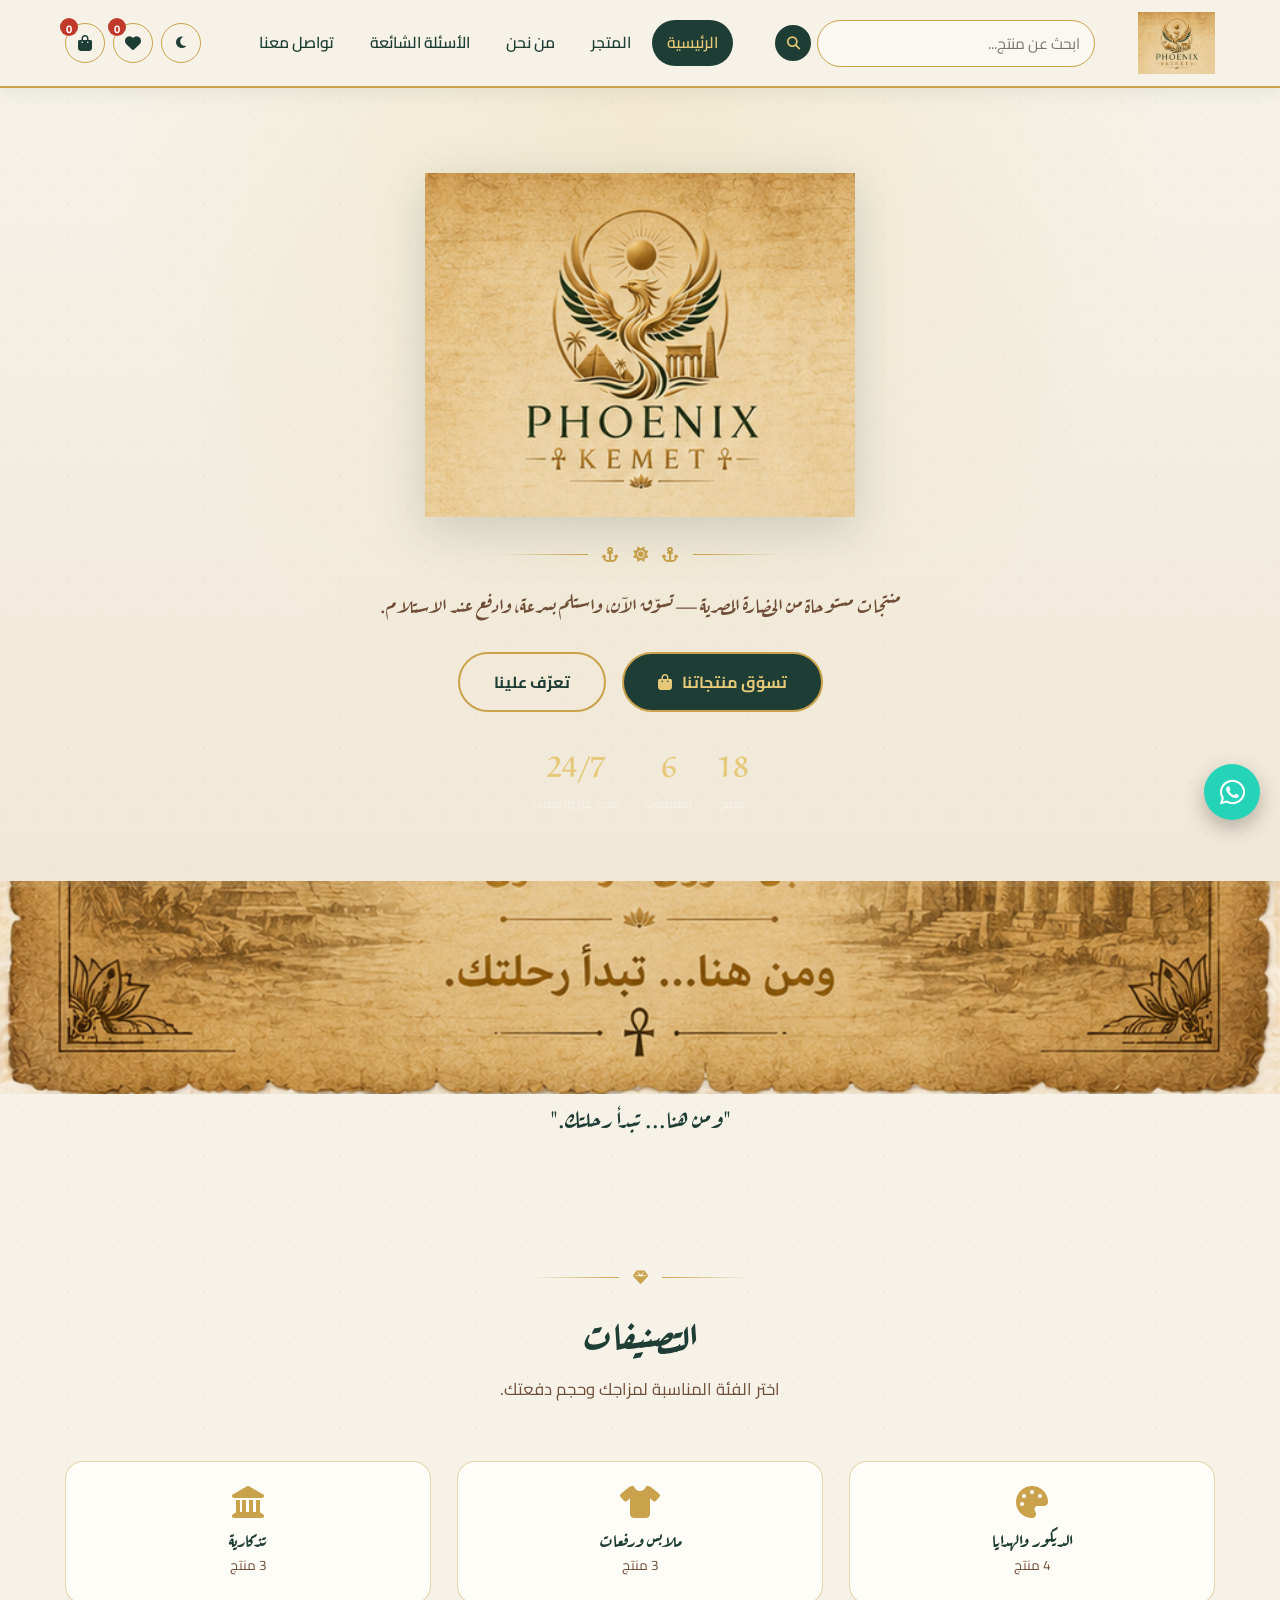
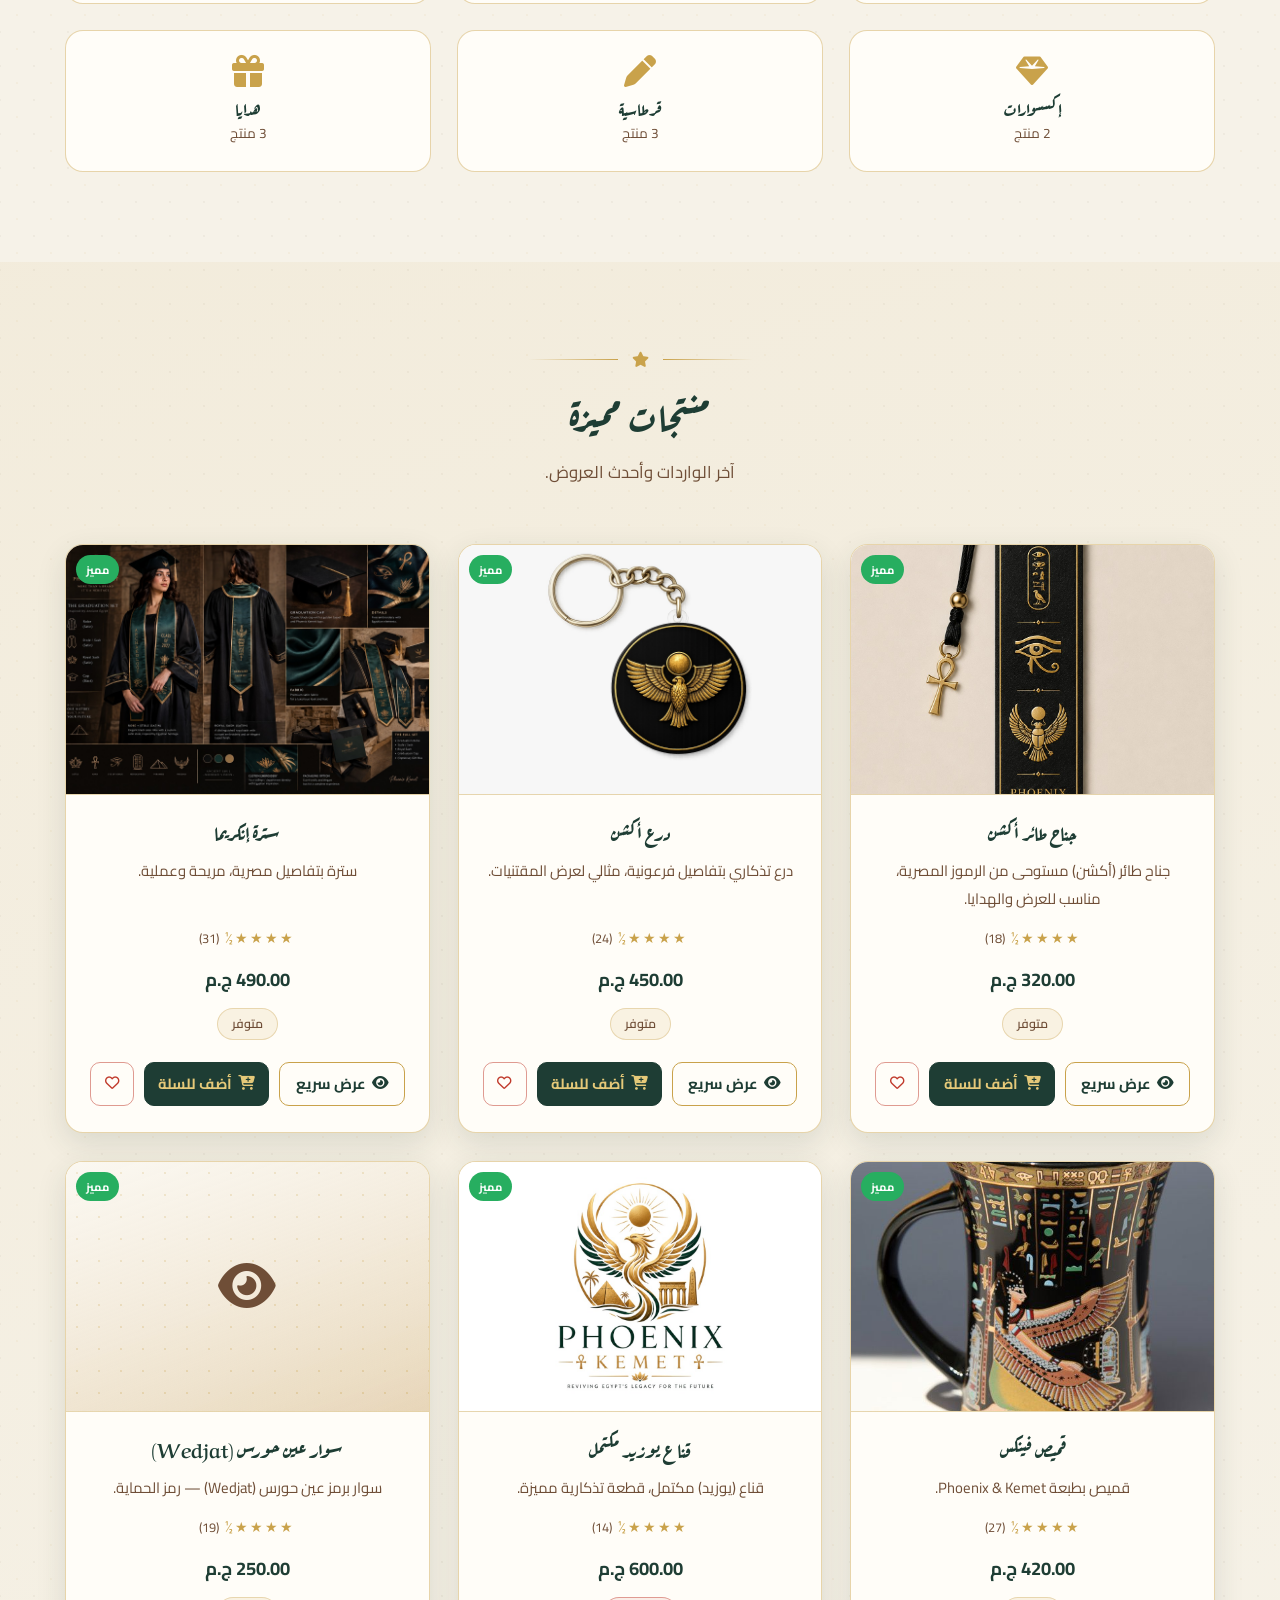
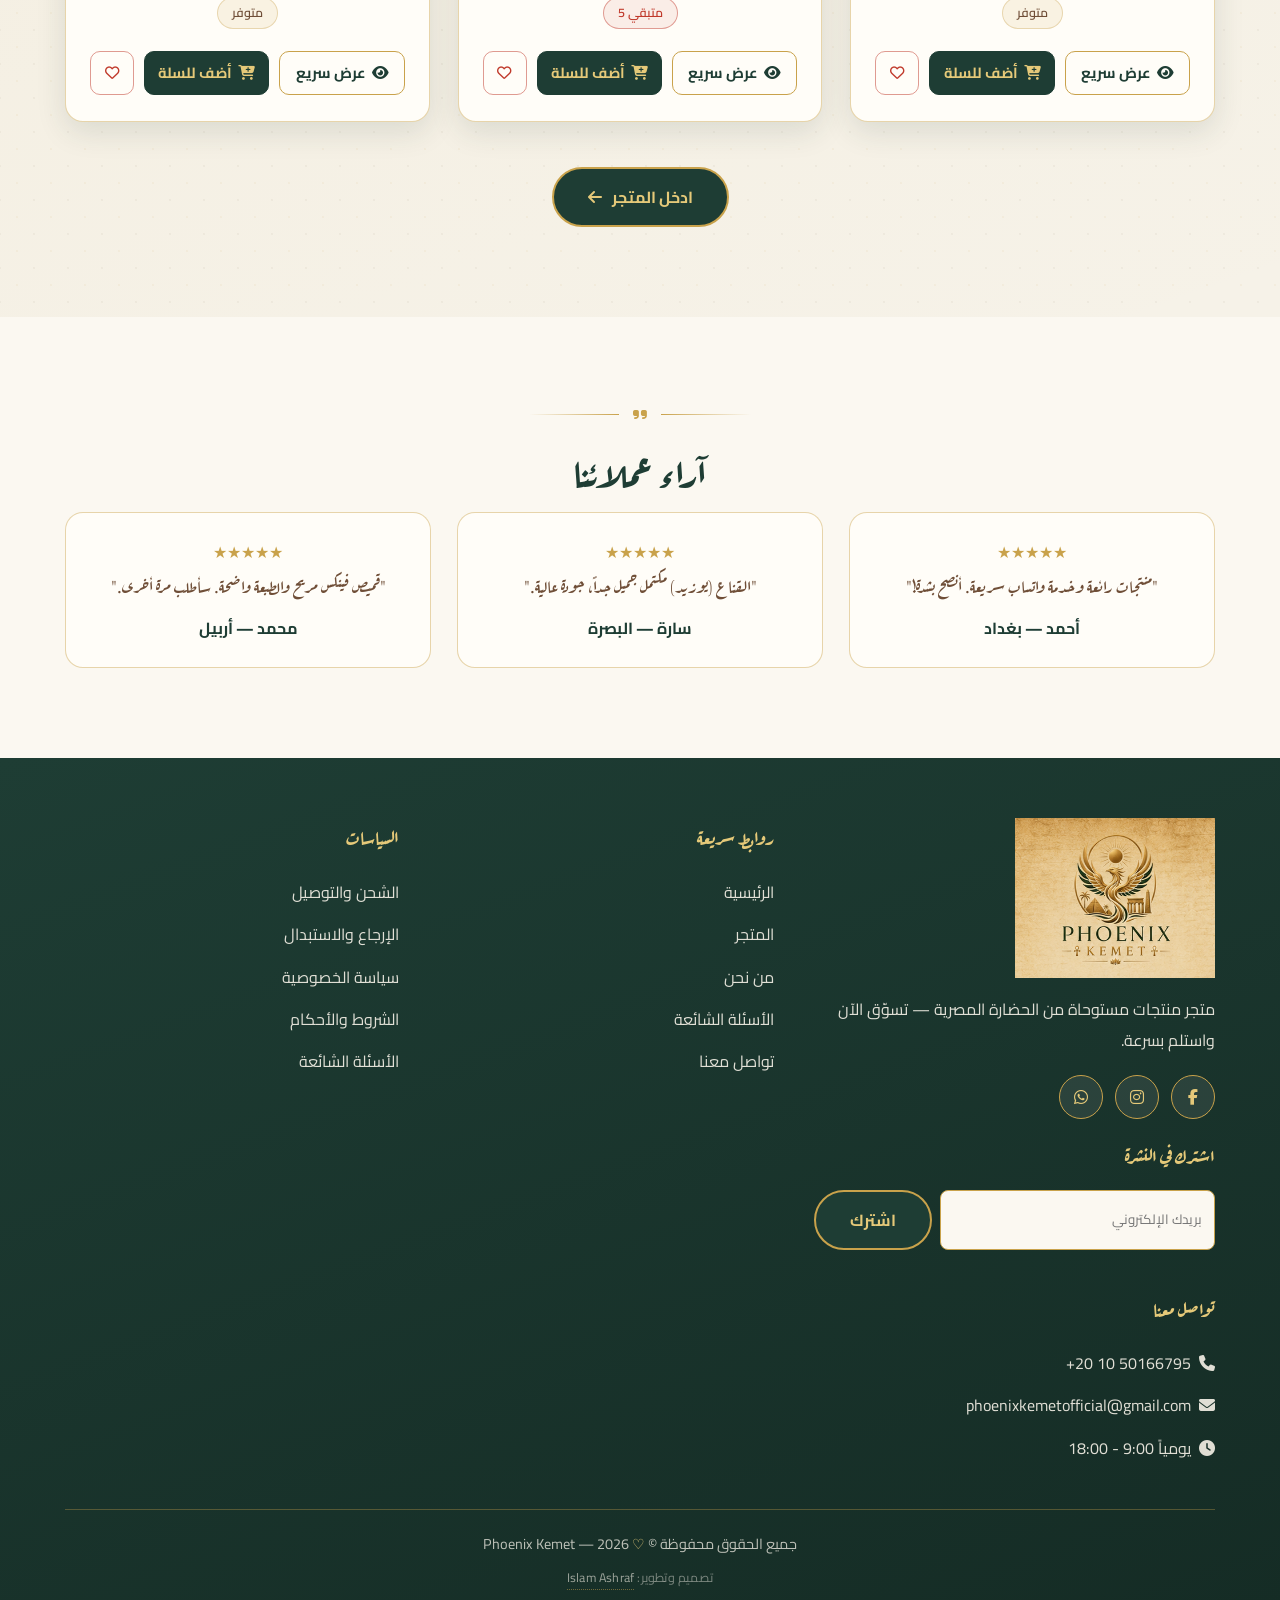
<file: index.html>
<!DOCTYPE html>
<html lang="ar" dir="rtl">
<head>
  <meta charset="UTF-8">
  <meta name="viewport" content="width=device-width, initial-scale=1.0">
  <title>Phoenix Kemet | فينيكس كيميت — متجر التراث المصري</title>
  <meta name="description" content="متجر Phoenix Kemet — منتجات مستوحاة من الحضارة المصرية: ديكور، ملابس، تذكاريات، إكسسوارات، قرطاسية، هدايا.">
  <link rel="icon" type="image/png" href="images/emblem.png">
  <script src="js/version.js"></script>
  <link rel="stylesheet" href="css/all.css">
  <link rel="stylesheet" href="css/style.css">
  <script src="js/products.js" defer></script>
  <script src="js/store.js" defer></script>
  <script src="js/layout.js" defer></script>
  <script src="js/home.js" defer></script>
</head>
<body>

  <header class="site-header" id="site-header"></header>

  <main>
    <!-- Hero -->
    <section class="hero">
      <div class="container">
        <img class="hero-logo" src="images/logo.png" alt="Phoenix Kemet">
        <div class="ornament"><i class="fas fa-anchor"></i><i class="fas fa-sun"></i><i class="fas fa-anchor"></i></div>
        <p class="hero-poem" style="max-width:700px; margin:0 auto 24px;">
          منتجات مستوحاة من الحضارة المصرية — تسوّق الآن، واستلم بسرعة، وادفع عند الاستلام.
        </p>
        <div class="hero-actions">
          <a class="btn" href="shop.html">تسوّق منتجاتنا <i class="fas fa-shopping-bag"></i></a>
          <a class="btn ghost" href="about.html">تعرّف علينا</a>
        </div>
        <div class="hero-stats">
          <div class="hero-stat"><div class="num" id="stat-products">0</div><div class="lbl">منتج</div></div>
          <div class="hero-stat"><div class="num">6</div><div class="lbl">تصنيفات</div></div>
          <div class="hero-stat"><div class="num">24/7</div><div class="lbl">طلب عبر واتساب</div></div>
        </div>
      </div>
    </section>

    <img class="skyline-band" src="images/skyline.png" alt="حدود فرعونية">
    <p class="skyline-caption">"ومن هنا... تبدأ رحلتك."</p>

    <!-- Categories -->
    <section class="section">
      <div class="container">
        <div class="ornament"><i class="fas fa-gem"></i></div>
        <h2 class="section-title">التصنيفات</h2>
        <p class="section-sub">اختر الفئة المناسبة لمزاجك وحجم دفعتك.</p>
        <div id="home-cats" class="grid cols-3"></div>
      </div>
    </section>

    <!-- Featured -->
    <section class="section" style="background:linear-gradient(160deg, rgba(201,162,75,0.08), transparent);">
      <div class="container">
        <div class="ornament"><i class="fas fa-star"></i></div>
        <h2 class="section-title">منتجات مميزة</h2>
        <p class="section-sub">آخر الواردات وأحدث العروض.</p>
        <div id="featured-grid" class="shop-grid"></div>
        <div style="text-align:center; margin-top:45px;">
          <a class="btn" href="shop.html">ادخل المتجر <i class="fas fa-arrow-left"></i></a>
        </div>
      </div>
    </section>

    <!-- Testimonials -->
    <section class="section" style="background:var(--papyrus-soft);">
      <div class="container">
        <div class="ornament"><i class="fas fa-quote-right"></i></div>
        <h2 class="section-title">آراء عملائنا</h2>
        <div class="grid cols-3" id="testimonials"></div>
      </div>
    </section>
  </main>

  <footer class="site-footer" id="site-footer"></footer>

  <button class="back-to-top" id="back-to-top" aria-label="للأعلى"><i class="fas fa-arrow-up"></i></button>

  <div class="modal-overlay" id="quickview-modal"><div class="modal"><button class="modal-close" id="qv-close"><i class="fas fa-times"></i></button><div id="qv-content"></div></div></div>

  <script>
    // back to top
    (function(){
      var b=document.getElementById('back-to-top');
      window.addEventListener('scroll',function(){ b.classList.toggle('show', window.scrollY>400); });
      b.addEventListener('click',function(){ window.scrollTo({top:0,behavior:'smooth'}); });
    })();
  </script>
</body>
</html>
</file>
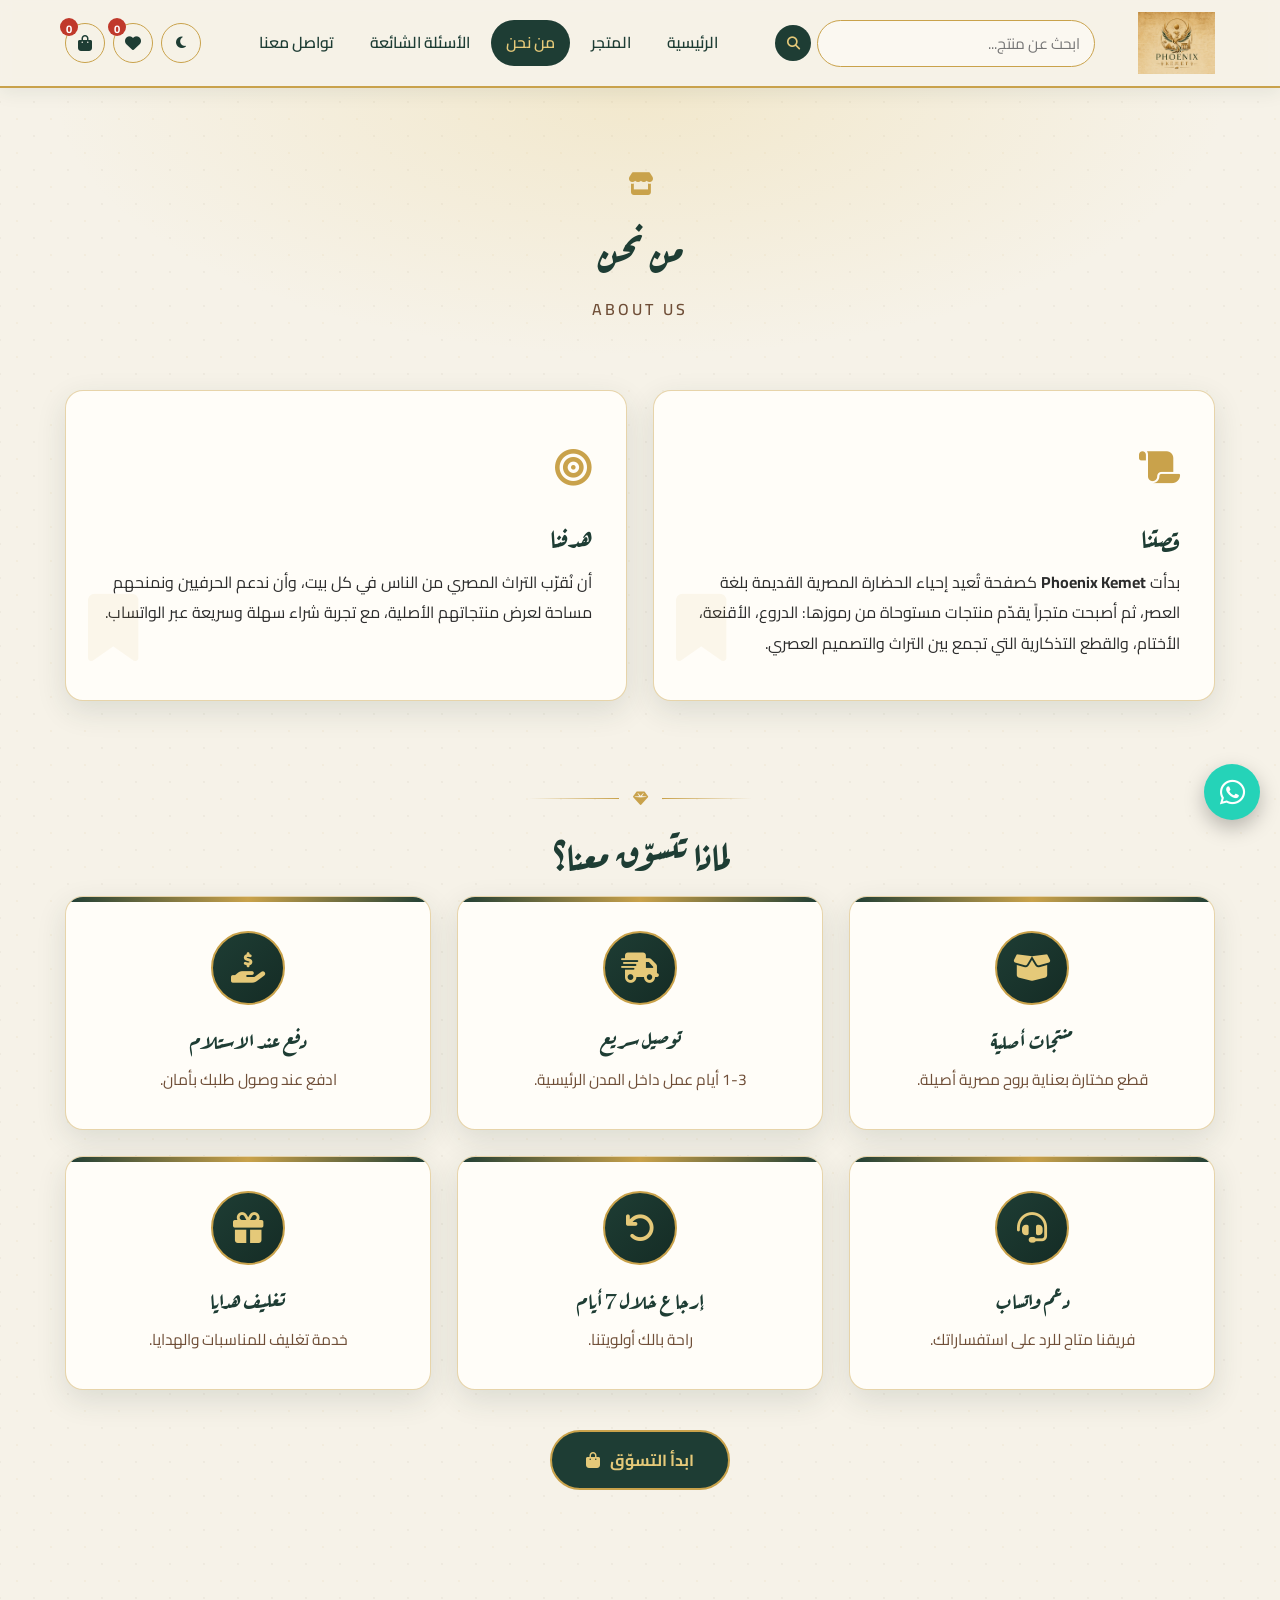
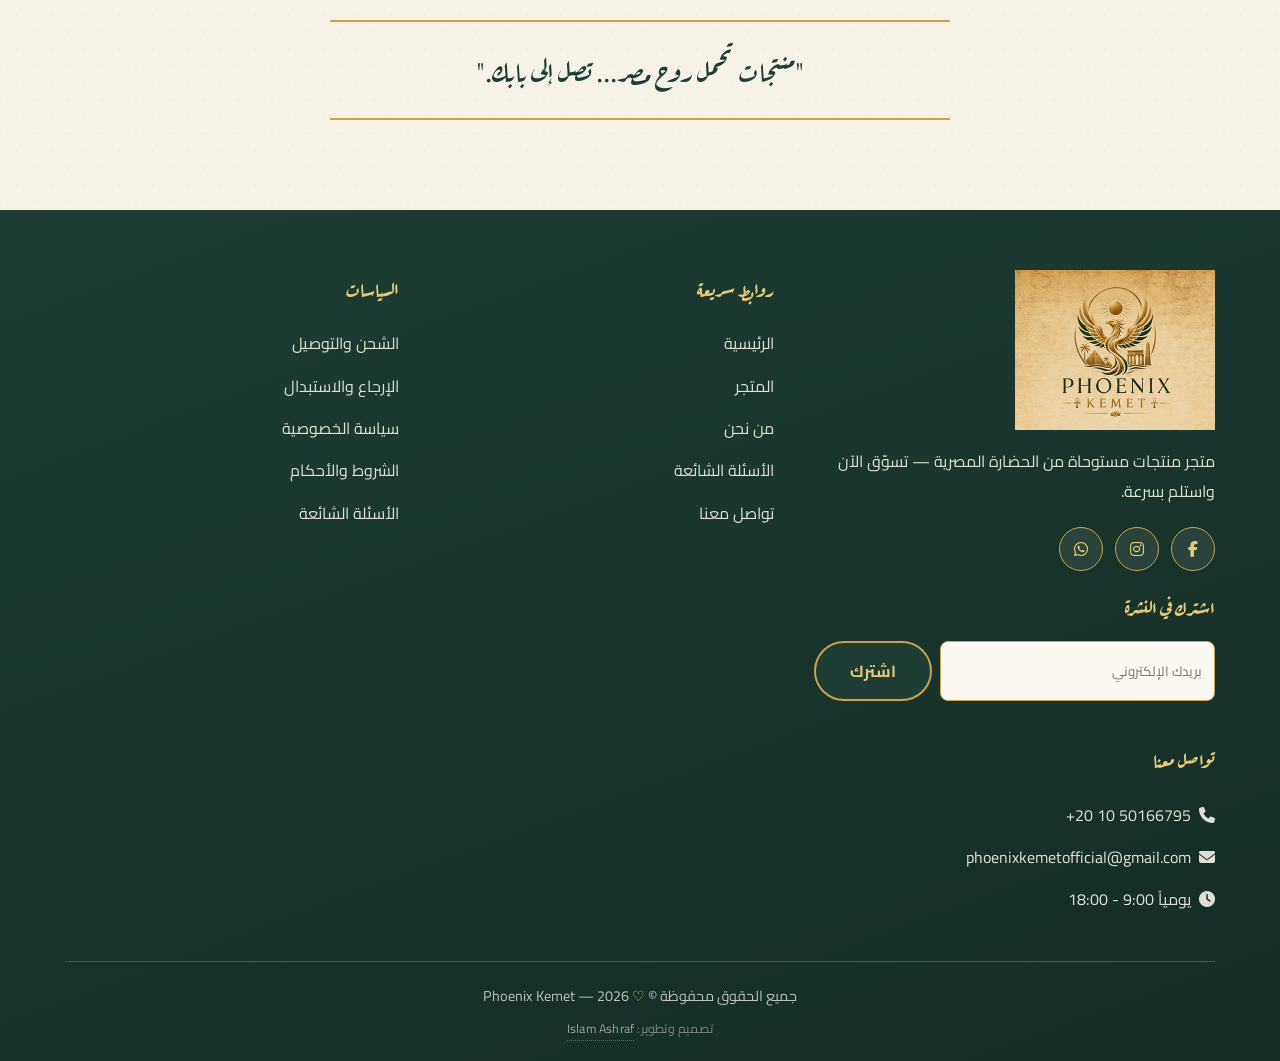
<file: about.html>
<!DOCTYPE html>
<html lang="ar" dir="rtl">
<head>
  <meta charset="UTF-8">
  <meta name="viewport" content="width=device-width, initial-scale=1.0">
  <title>من نحن | Phoenix Kemet</title>
  <meta name="description" content="تعرّف على Phoenix Kemet — متجر منتجات مستوحاة من الحضارة المصرية.">
  <link rel="icon" type="image/png" href="images/emblem.png">
  <script src="js/version.js"></script>
  <link rel="stylesheet" href="css/all.css">
  <link rel="stylesheet" href="css/style.css">
  <script src="js/products.js" defer></script>
  <script src="js/store.js" defer></script>
  <script src="js/layout.js" defer></script>
</head>
<body>
  <header class="site-header" id="site-header"></header>
  <main>
    <section class="page-head"><div class="container"><div class="breadcrumb-ornament"><i class="fas fa-store"></i></div><h1>من نحن</h1><p class="en">ABOUT US</p></div></section>

    <section class="section" style="padding-top:10px;"><div class="container">
      <div class="value-block">
        <div class="value-card reveal">
          <div class="icon"><i class="fas fa-scroll"></i></div>
          <h3>قصتنا</h3>
          <p>بدأت <strong>Phoenix Kemet</strong> كصفحة تُعيد إحياء الحضارة المصرية القديمة بلغة العصر، ثم أصبحت متجراً يقدّم منتجات مستوحاة من رموزها: الدروع، الأقنعة، الأختام، والقطع التذكارية التي تجمع بين التراث والتصميم العصري.</p>
        </div>
        <div class="value-card reveal">
          <div class="icon"><i class="fas fa-bullseye"></i></div>
          <h3>هدفنا</h3>
          <p>أن نُقرّب التراث المصري من الناس في كل بيت، وأن ندعم الحرفيين ونمنحهم مساحة لعرض منتجاتهم الأصلية، مع تجربة شراء سهلة وسريعة عبر الواتساب.</p>
        </div>
      </div>
    </div></section>

    <section class="section" style="padding-top:0;"><div class="container">
      <div class="ornament"><i class="fas fa-gem"></i></div>
      <h2 class="section-title">لماذا تتسوّق معنا؟</h2>
      <div class="grid cols-3">
        <div class="card reveal"><div class="icon"><i class="fas fa-box-open"></i></div><h3>منتجات أصلية</h3><p>قطع مختارة بعناية بروح مصرية أصيلة.</p></div>
        <div class="card reveal"><div class="icon"><i class="fas fa-shipping-fast"></i></div><h3>توصيل سريع</h3><p>1-3 أيام عمل داخل المدن الرئيسية.</p></div>
        <div class="card reveal"><div class="icon"><i class="fas fa-hand-holding-usd"></i></div><h3>دفع عند الاستلام</h3><p>ادفع عند وصول طلبك بأمان.</p></div>
        <div class="card reveal"><div class="icon"><i class="fas fa-headset"></i></div><h3>دعم واتساب</h3><p>فريقنا متاح للرد على استفساراتك.</p></div>
        <div class="card reveal"><div class="icon"><i class="fas fa-undo"></i></div><h3>إرجاع خلال 7 أيام</h3><p>راحة بالك أولويتنا.</p></div>
        <div class="card reveal"><div class="icon"><i class="fas fa-gift"></i></div><h3>تغليف هدايا</h3><p>خدمة تغليف للمناسبات والهدايا.</p></div>
      </div>
      <div style="text-align:center; margin-top:40px;">
        <a class="btn" href="shop.html">ابدأ التسوّق <i class="fas fa-shopping-bag"></i></a>
      </div>
    </div></section>

    <section class="section" style="padding-top:0;"><div class="container" style="max-width:760px;">
      <p class="brand-quote">"منتجات تحمل روح مصر... تصل إلى بابك."</p>
    </div></section>
  </main>
  <footer class="site-footer" id="site-footer"></footer>
  <button class="back-to-top" id="back-to-top" aria-label="للأعلى"><i class="fas fa-arrow-up"></i></button>
  <script>(function(){var b=document.getElementById('back-to-top');window.addEventListener('scroll',function(){b.classList.toggle('show',window.scrollY>400);});b.addEventListener('click',function(){window.scrollTo({top:0,behavior:'smooth'});});})();</script>
</body>
</html>
</file>
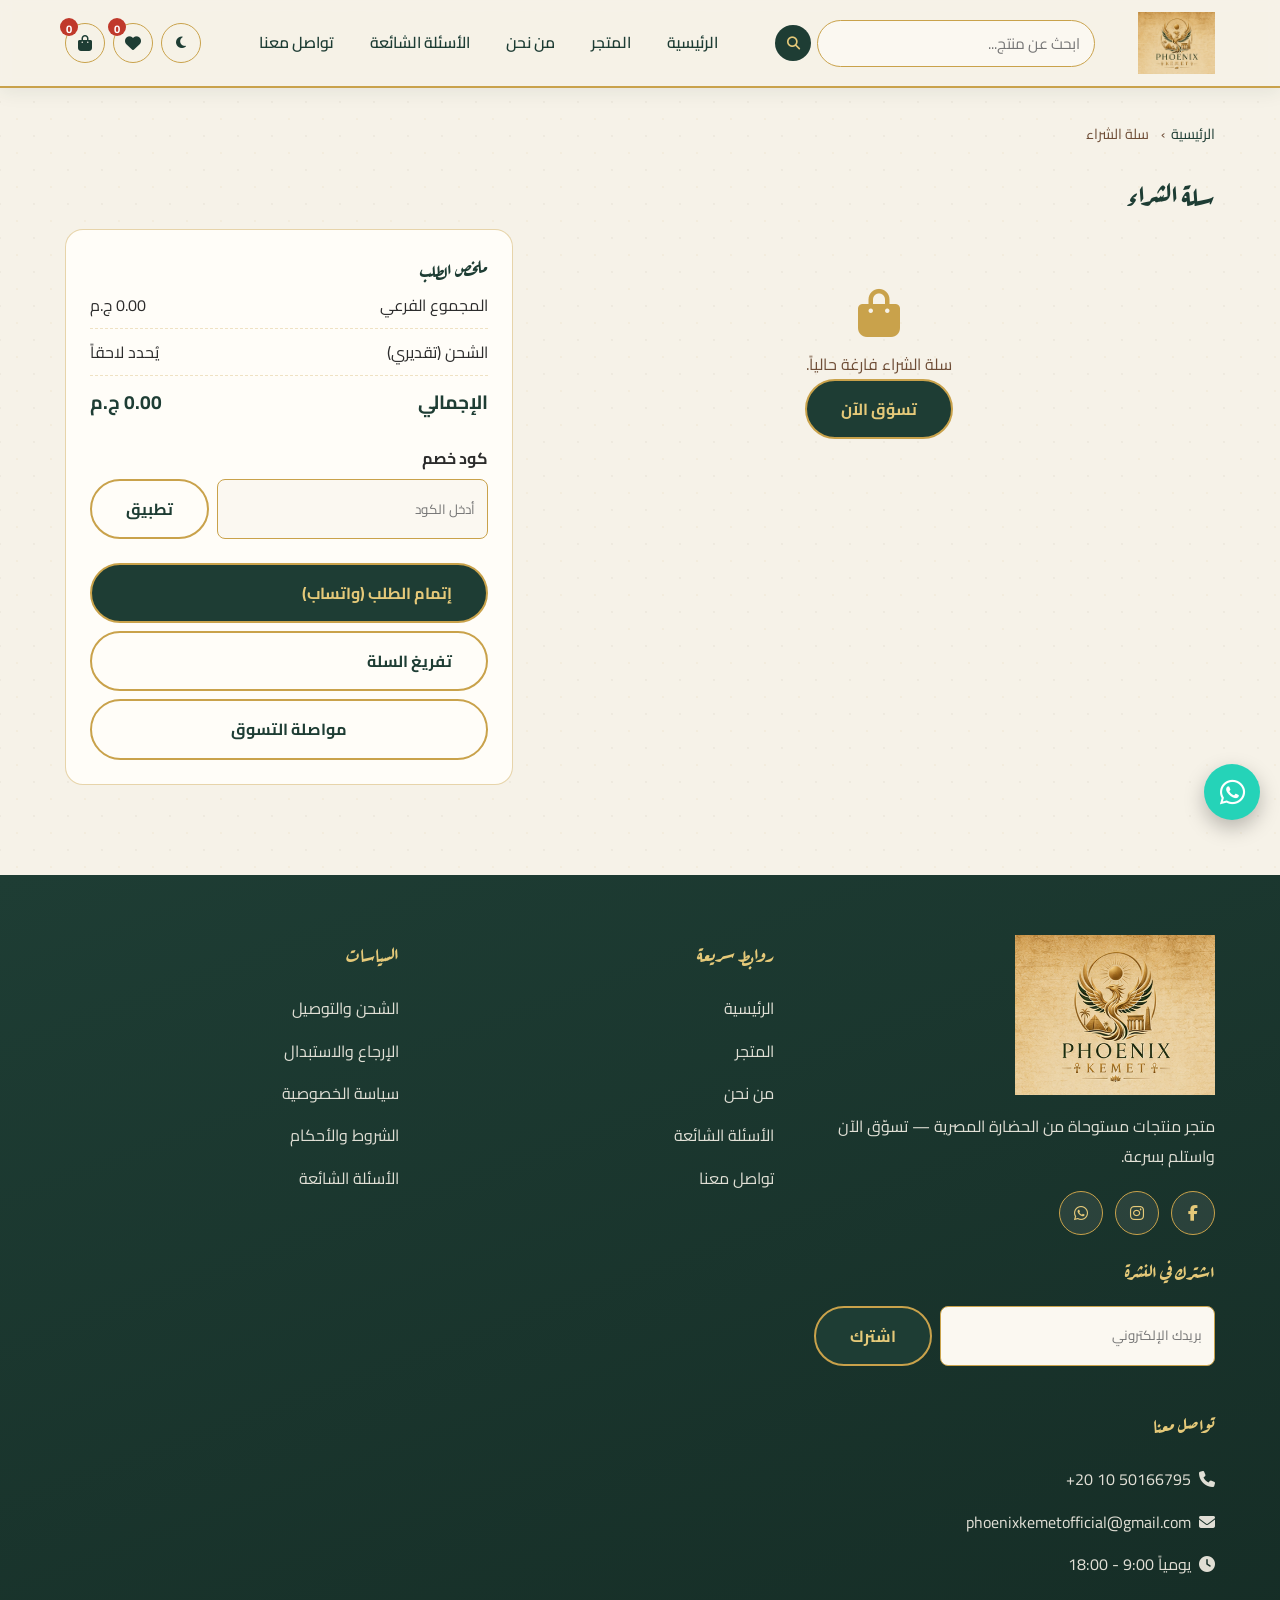
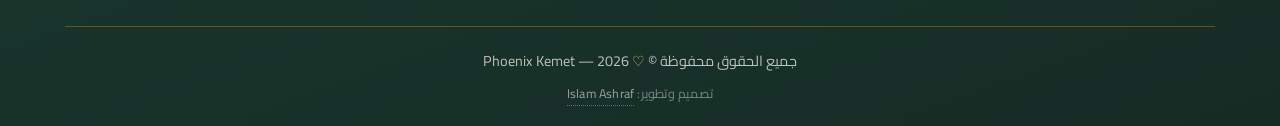
<file: cart.html>
<!DOCTYPE html>
<html lang="ar" dir="rtl">
<head>
  <meta charset="UTF-8">
  <meta name="viewport" content="width=device-width, initial-scale=1.0">
  <title>سلة الشراء | Phoenix Kemet</title>
  <link rel="icon" type="image/png" href="images/emblem.png">
  <script src="js/version.js"></script>
  <link rel="stylesheet" href="css/all.css">
  <link rel="stylesheet" href="css/style.css">
  <script src="js/products.js" defer></script>
  <script src="js/store.js" defer></script>
  <script src="js/layout.js" defer></script>
  <script src="js/cart.js" defer></script>
</head>
<body>

  <header class="site-header" id="site-header"></header>

  <main>
    <section class="section" style="padding-top:20px;">
      <div class="container">
        <div class="breadcrumbs"><a href="index.html">الرئيسية</a><span>›</span><span>سلة الشراء</span></div>
        <h1 class="section-title" style="font-size:1.8rem;text-align:right;">سلة الشراء</h1>

        <div class="checkout-grid">
          <div>
            <div id="cart-list" class="cart-list"></div>
            <div id="cart-empty" class="empty-state" style="display:none;">
              <i class="fas fa-shopping-bag"></i>
              <p>سلة الشراء فارغة حالياً.</p>
              <a class="btn" href="shop.html">تسوّق الآن</a>
            </div>
          </div>
          <div class="cart-summary">
            <h3 style="color:var(--green);">ملخص الطلب</h3>
            <div class="row"><span>المجموع الفرعي</span><span id="sub-total">0.00 ج.م</span></div>
            <div class="row" id="discount-row" style="display:none;color:#27ae60;"><span>الخصم</span><span id="discount-val">-0.00 ج.م</span></div>
            <div class="row"><span>الشحن (تقديري)</span><span>يُحدد لاحقاً</span></div>
            <div class="row total"><span>الإجمالي</span><span id="grand-total">0.00 ج.م</span></div>

            <div style="margin:14px 0;">
              <label style="font-weight:700;display:block;margin-bottom:6px;">كود خصم</label>
              <div style="display:flex;gap:8px;">
                <input type="text" id="coupon-input" placeholder="أدخل الكود" style="flex:1;padding:10px 12px;border-radius:8px;border:1px solid var(--gold);background:var(--papyrus-soft);color:var(--charcoal);font-family:inherit;">
                <button class="btn ghost" id="coupon-btn">تطبيق</button>
              </div>
              <p id="coupon-msg" style="font-size:0.85rem;color:var(--clay);margin-top:6px;"></p>
            </div>

            <button class="btn" style="width:100%;margin-top:10px;" id="checkout-btn">إتمام الطلب (واتساب)</button>
            <button class="btn ghost" style="width:100%;margin-top:8px;" id="clear-cart-btn">تفريغ السلة</button>
            <a href="shop.html" class="btn ghost" style="width:100%;margin-top:8px;text-align:center;display:block;">مواصلة التسوق</a>
          </div>
        </div>
      </div>
    </section>
  </main>

  <footer class="site-footer" id="site-footer"></footer>

  <button class="back-to-top" id="back-to-top" aria-label="للأعلى"><i class="fas fa-arrow-up"></i></button>
  <script>
    (function(){var b=document.getElementById('back-to-top');window.addEventListener('scroll',function(){b.classList.toggle('show',window.scrollY>400);});b.addEventListener('click',function(){window.scrollTo({top:0,behavior:'smooth'});});})();
  </script>
</body>
</html>
</file>
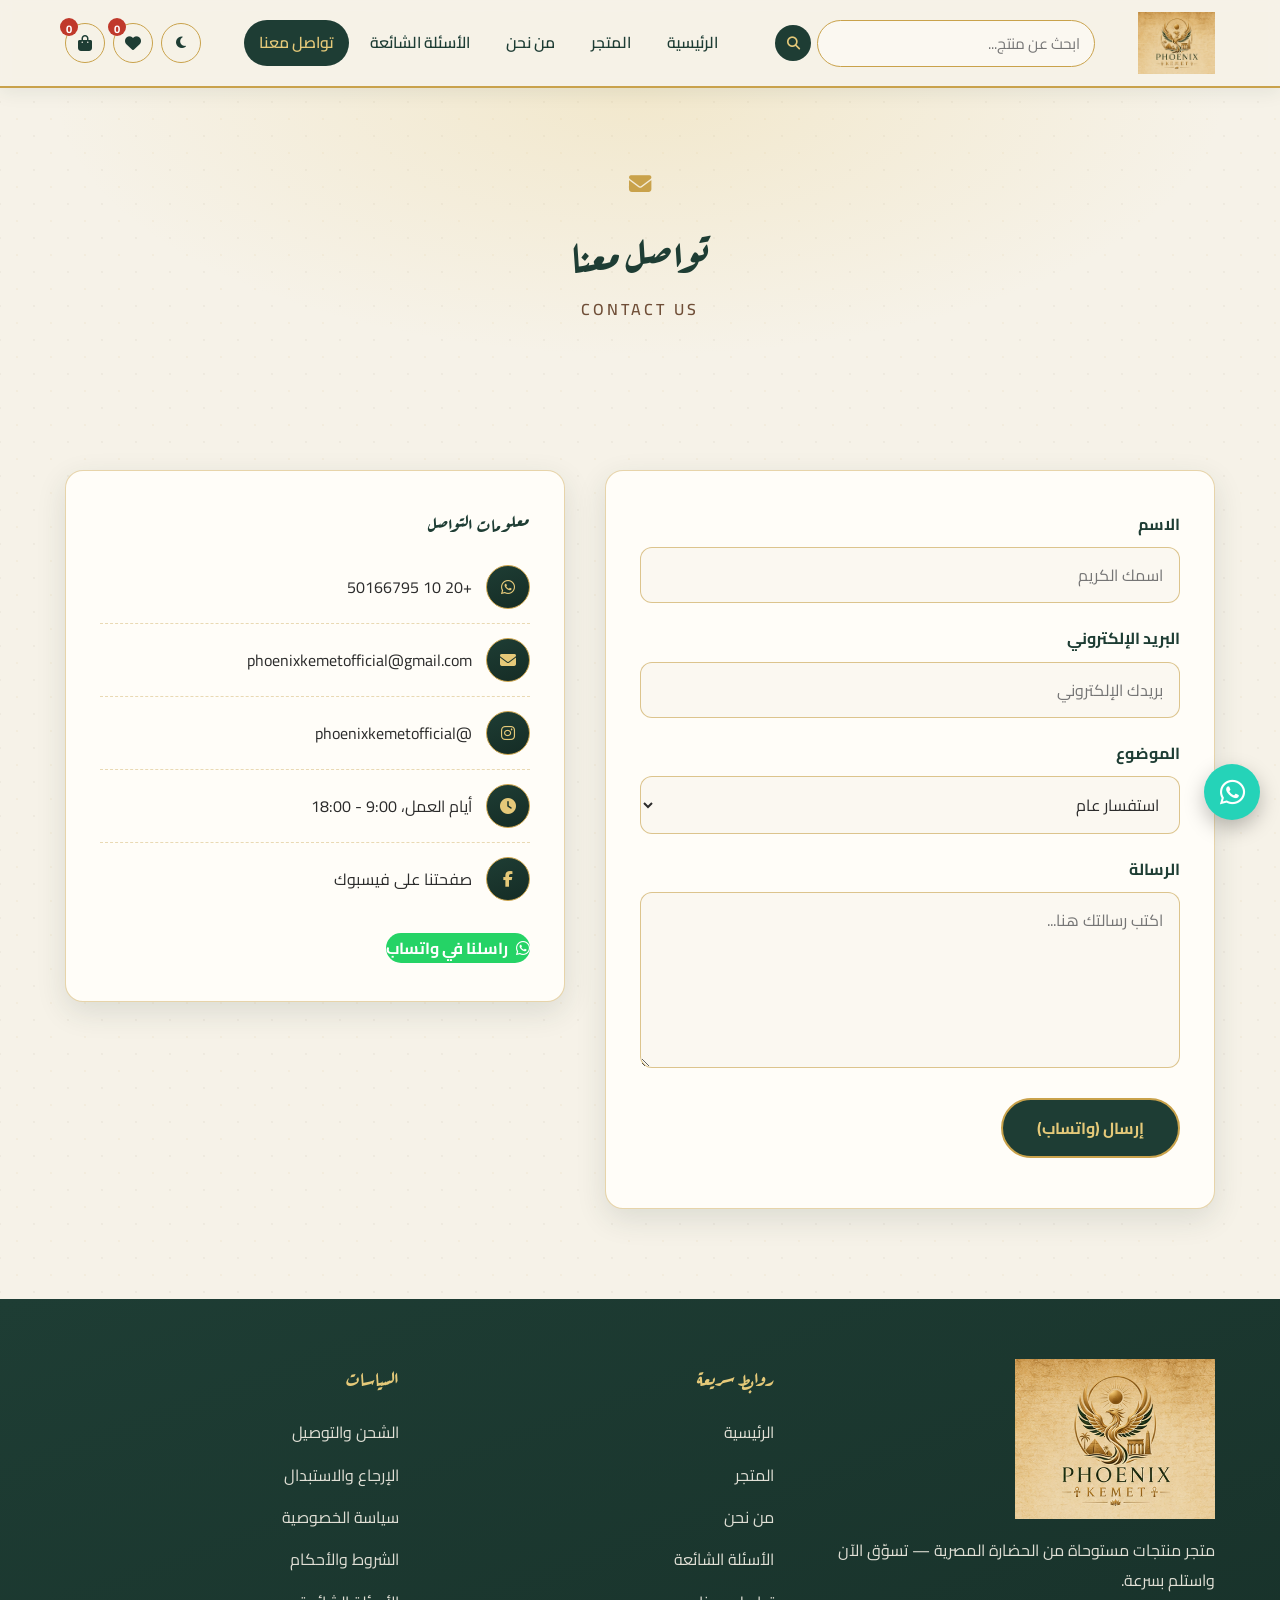
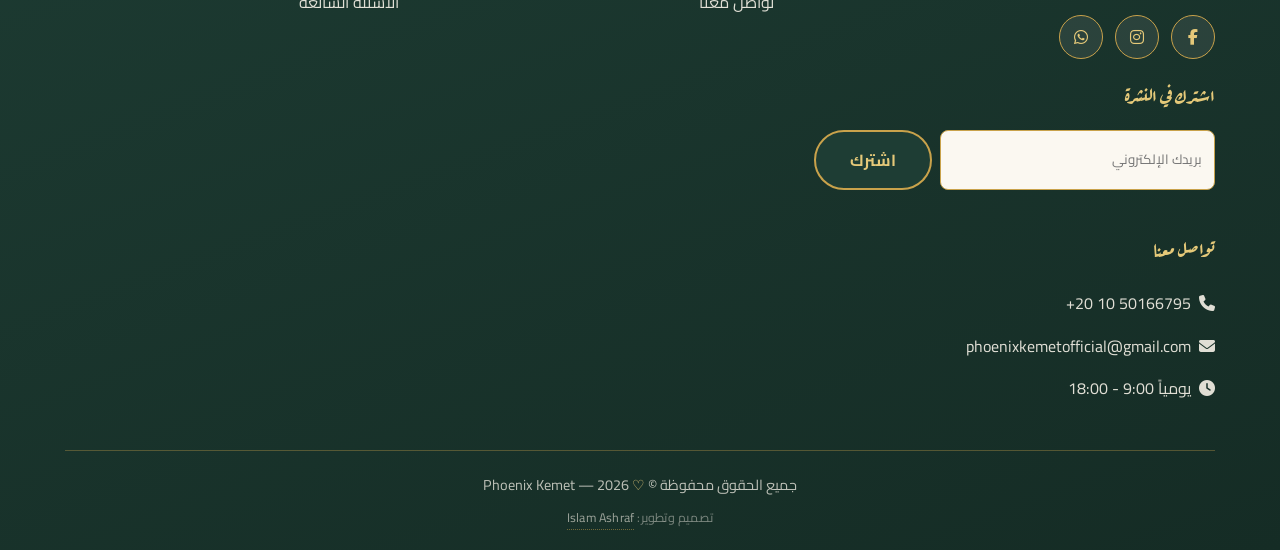
<file: contact.html>
<!DOCTYPE html>
<html lang="ar" dir="rtl">
<head>
  <meta charset="UTF-8">
  <meta name="viewport" content="width=device-width, initial-scale=1.0">
  <title>تواصل معنا | Phoenix Kemet</title>
  <link rel="icon" type="image/png" href="images/emblem.png">
  <script src="js/version.js"></script>
  <link rel="stylesheet" href="css/all.css">
  <link rel="stylesheet" href="css/style.css">
  <script src="js/products.js" defer></script>
  <script src="js/store.js" defer></script>
  <script src="js/layout.js" defer></script>
</head>
<body>
  <header class="site-header" id="site-header"></header>
  <main>
    <section class="page-head"><div class="container"><div class="breadcrumb-ornament"><i class="fas fa-envelope"></i></div><h1>تواصل معنا</h1><p class="en">CONTACT US</p></div></section>
    <section class="section"><div class="container">
      <div class="contact-wrap">
        <div class="form-card">
          <form id="contact-form">
            <div class="field"><label>الاسم</label><input type="text" name="name" placeholder="اسمك الكريم" required></div>
            <div class="field"><label>البريد الإلكتروني</label><input type="email" name="email" placeholder="بريدك الإلكتروني" required></div>
            <div class="field"><label>الموضوع</label>
              <select name="topic">
                <option value="استفسار عام">استفسار عام</option>
                <option value="طلب منتج">طلب منتج</option>
                <option value="تعاون">تعاون</option>
                <option value="أخرى">أخرى</option>
              </select>
            </div>
            <div class="field"><label>الرسالة</label><textarea name="message" rows="5" placeholder="اكتب رسالتك هنا..." required></textarea></div>
            <button type="submit" class="btn">إرسال (واتساب)</button>
            <p class="form-note" id="form-note"></p>
          </form>
        </div>
        <div class="info-card">
          <h3 style="color:var(--green);margin-bottom:14px;">معلومات التواصل</h3>
          <ul>
            <li><i class="fab fa-whatsapp"></i><span id="wa-number">+20 10 50166795</span></li>
            <li><i class="fas fa-envelope"></i><a href="mailto:phoenixkemetofficial@gmail.com">phoenixkemetofficial@gmail.com</a></li>
            <li><i class="fab fa-instagram"></i><a href="https://www.instagram.com/phoenixkemetofficial/" target="_blank" rel="noopener">@phoenixkemetofficial</a></li>
            <li><i class="fas fa-clock"></i><span>أيام العمل، 9:00 - 18:00</span></li>
            <li><i class="fab fa-facebook-f"></i><a href="https://www.facebook.com/phoenixKemetegypt" target="_blank" rel="noopener">صفحتنا على فيسبوك</a></li>
          </ul>
          <div style="margin-top:18px;">
            <a class="wa-btn" id="wa-link" href="https://wa.me/201050166795" target="_blank" rel="noopener"><i class="fab fa-whatsapp"></i> راسلنا في واتساب</a>
          </div>
          <script>
            (function () {
              function fill() {
                if (!window.PK || !PK.WA_PHONE) { setTimeout(fill, 50); return; }
                var link = document.getElementById("wa-link");
                var num = document.getElementById("wa-number");
                if (link) link.href = "https://wa.me/" + PK.WA_PHONE;
                if (num && PK.WA_DISPLAY) num.textContent = PK.WA_DISPLAY;
              }
              fill();
            })();
          </script>
        </div>
      </div>
    </section>
  </main>
  <footer class="site-footer" id="site-footer"></footer>
  <button class="back-to-top" id="back-to-top" aria-label="للأعلى"><i class="fas fa-arrow-up"></i></button>
  <script>(function(){var b=document.getElementById('back-to-top');window.addEventListener('scroll',function(){b.classList.toggle('show',window.scrollY>400);});b.addEventListener('click',function(){window.scrollTo({top:0,behavior:'smooth'});});})();</script>
</body>
</html>
</file>
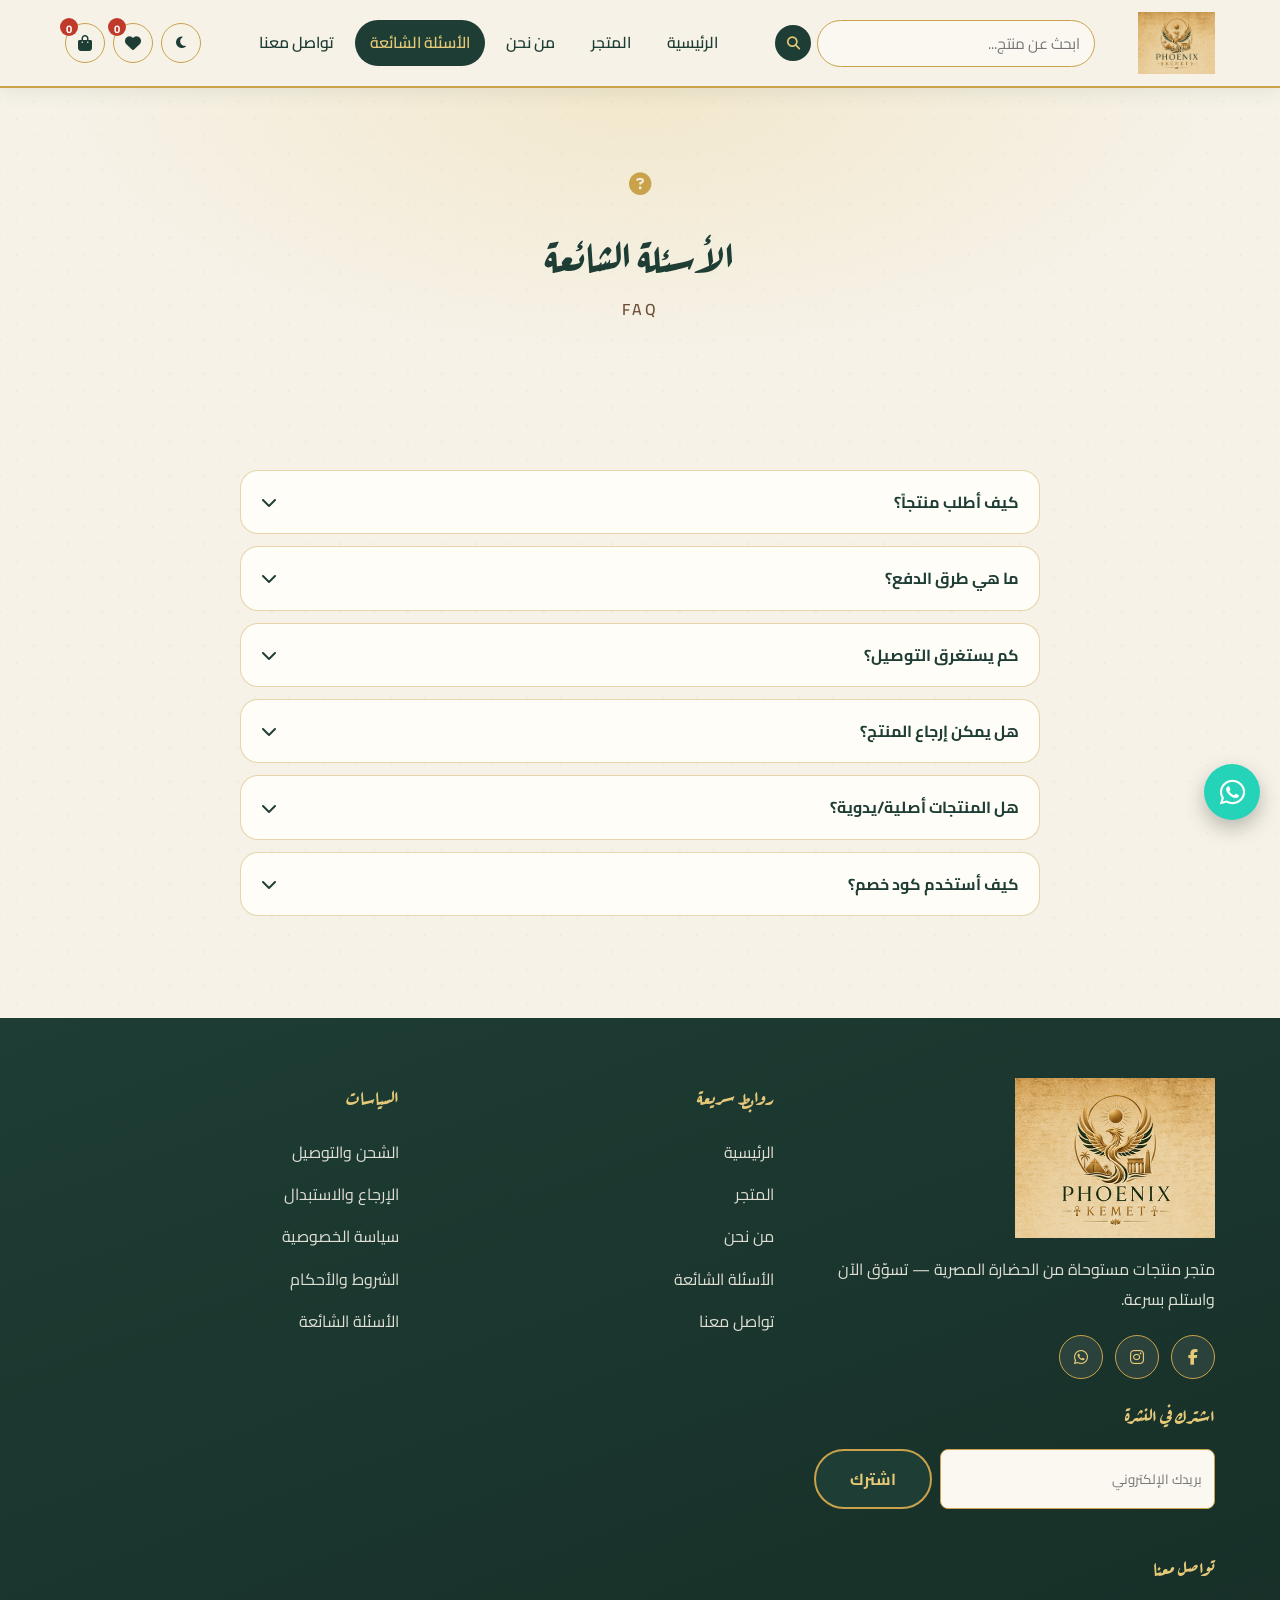
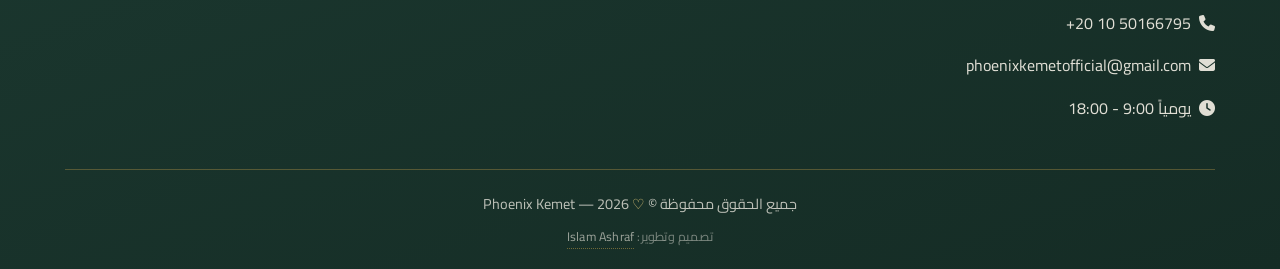
<file: faq.html>
<!DOCTYPE html>
<html lang="ar" dir="rtl">
<head>
  <meta charset="UTF-8">
  <meta name="viewport" content="width=device-width, initial-scale=1.0">
  <title>الأسئلة الشائعة | Phoenix Kemet</title>
  <link rel="icon" type="image/png" href="images/emblem.png">
  <script src="js/version.js"></script>
  <link rel="stylesheet" href="css/all.css">
  <link rel="stylesheet" href="css/style.css">
  <script src="js/products.js" defer></script>
  <script src="js/store.js" defer></script>
  <script src="js/layout.js" defer></script>
  <script src="js/faq.js" defer></script>
</head>
<body>
  <header class="site-header" id="site-header"></header>
  <main>
    <section class="page-head"><div class="container"><div class="breadcrumb-ornament"><i class="fas fa-question-circle"></i></div><h1>الأسئلة الشائعة</h1><p class="en">FAQ</p></div></section>
    <section class="section"><div class="container" style="max-width:800px;">
      <div class="faq-item"><div class="faq-q">كيف أطلب منتجاً؟ <i class="fas fa-chevron-down"></i></div><div class="faq-a">أضف المنتجات إلى السلة ثم اضغط "إتمام الطلب (واتساب)" — سيتم فتح واتساب مع تفاصيل الطلب. سنؤكد الطلب وطريقة الدفع/التسليم.</div></div>
      <div class="faq-item"><div class="faq-q">ما هي طرق الدفع؟ <i class="fas fa-chevron-down"></i></div><div class="faq-a">حالياً الدفع عند الاستلام (COD) والتحويل البنكي. سيتم إضافة خيارات أخرى قريباً.</div></div>
      <div class="faq-item"><div class="faq-q">كم يستغرق التوصيل؟ <i class="fas fa-chevron-down"></i></div><div class="faq-a">1-3 أيام عمل داخل المدن الرئيسية، 3-7 أيام للمناطق الأخرى.</div></div>
      <div class="faq-item"><div class="faq-q">هل يمكن إرجاع المنتج؟ <i class="fas fa-chevron-down"></i></div><div class="faq-a">نعم، خلال 7 أيام من الاستلام إذا كان المنتج بحالة أصلية. راجع صفحة الإرجاع.</div></div>
      <div class="faq-item"><div class="faq-q">هل المنتجات أصلية/يدوية؟ <i class="fas fa-chevron-down"></i></div><div class="faq-a">العديد من المنتجات مستوحاة من الحضارة المصرية وتنفذها حرفيون. التفاصيل في صفحة كل منتج.</div></div>
      <div class="faq-item"><div class="faq-q">كيف أستخدم كود خصم؟ <i class="fas fa-chevron-down"></i></div><div class="faq-a">في صفحة السلة أدخل الكود في خانة "كود خصم" ثم اضغط "تطبيق"، وسيظهر الخصم فوراً في ملخص الطلب وفي رسالة الطلب على واتساب.</div></div>
    </div></section>
  </main>
  <footer class="site-footer" id="site-footer"></footer>
  <button class="back-to-top" id="back-to-top" aria-label="للأعلى"><i class="fas fa-arrow-up"></i></button>
  <script>(function(){var b=document.getElementById('back-to-top');window.addEventListener('scroll',function(){b.classList.toggle('show',window.scrollY>400);});b.addEventListener('click',function(){window.scrollTo({top:0,behavior:'smooth'});});})();</script>
</body>
</html>
</file>
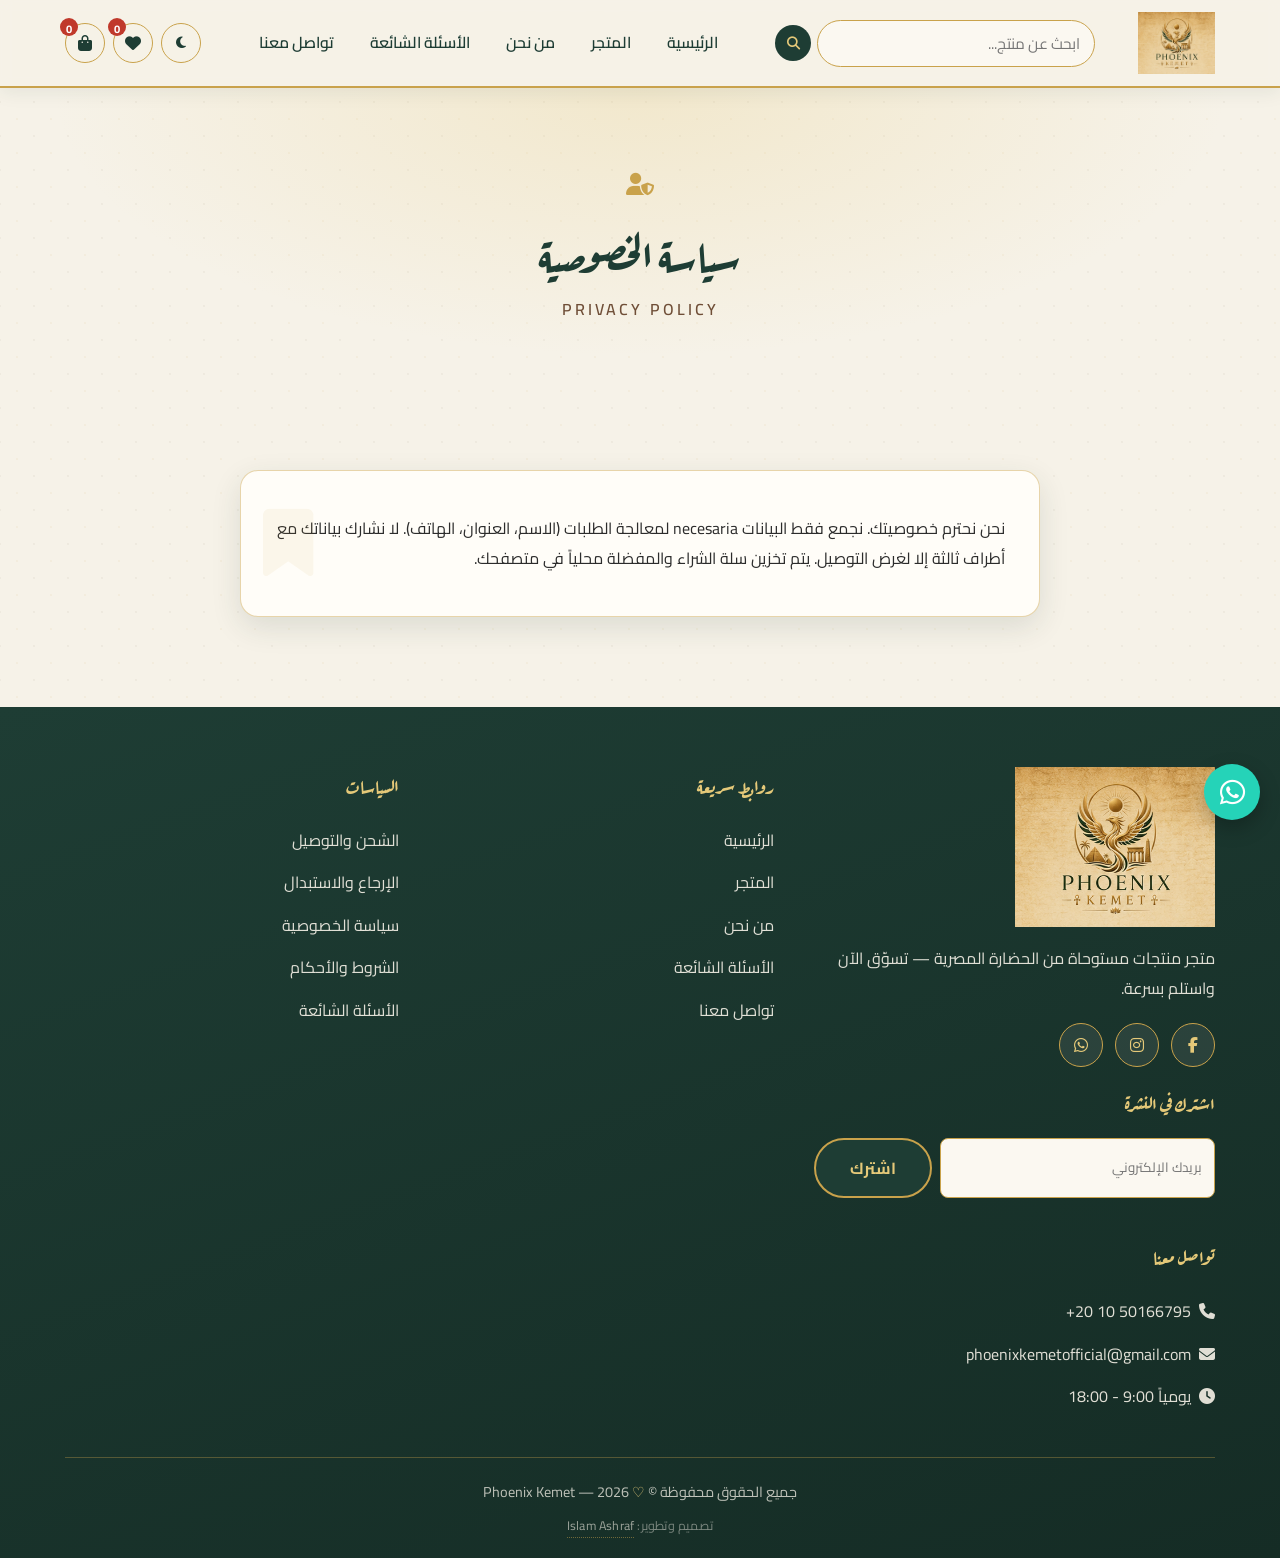
<file: privacy.html>
<!DOCTYPE html>
<html lang="ar" dir="rtl">
<head>
  <meta charset="UTF-8">
  <meta name="viewport" content="width=device-width, initial-scale=1.0">
  <title>سياسة الخصوصية | Phoenix Kemet</title>
  <link rel="icon" type="image/png" href="images/emblem.png">
  <script src="js/version.js"></script>
  <link rel="stylesheet" href="css/all.css">
  <link rel="stylesheet" href="css/style.css">
  <script src="js/products.js" defer></script>
  <script src="js/store.js" defer></script>
  <script src="js/layout.js" defer></script>
</head>
<body>
  <header class="site-header" id="site-header"></header>
  <main>
    <section class="page-head"><div class="container"><div class="breadcrumb-ornament"><i class="fas fa-user-shield"></i></div><h1>سياسة الخصوصية</h1><p class="en">PRIVACY POLICY</p></div></section>
    <section class="section"><div class="container" style="max-width:800px;">
      <div class="value-card"><p>نحن نحترم خصوصيتك. نجمع فقط البيانات necesaria لمعالجة الطلبات (الاسم، العنوان، الهاتف). لا نشارك بياناتك مع أطراف ثالثة إلا لغرض التوصيل. يتم تخزين سلة الشراء والمفضلة محلياً في متصفحك.</p></div>
    </div></section>
  </main>
  <footer class="site-footer" id="site-footer"></footer>
  <button class="back-to-top" id="back-to-top" aria-label="للأعلى"><i class="fas fa-arrow-up"></i></button>
  <script>(function(){var b=document.getElementById('back-to-top');window.addEventListener('scroll',function(){b.classList.toggle('show',window.scrollY>400);});b.addEventListener('click',function(){window.scrollTo({top:0,behavior:'smooth'});});})();</script>
</body>
</html>
</file>
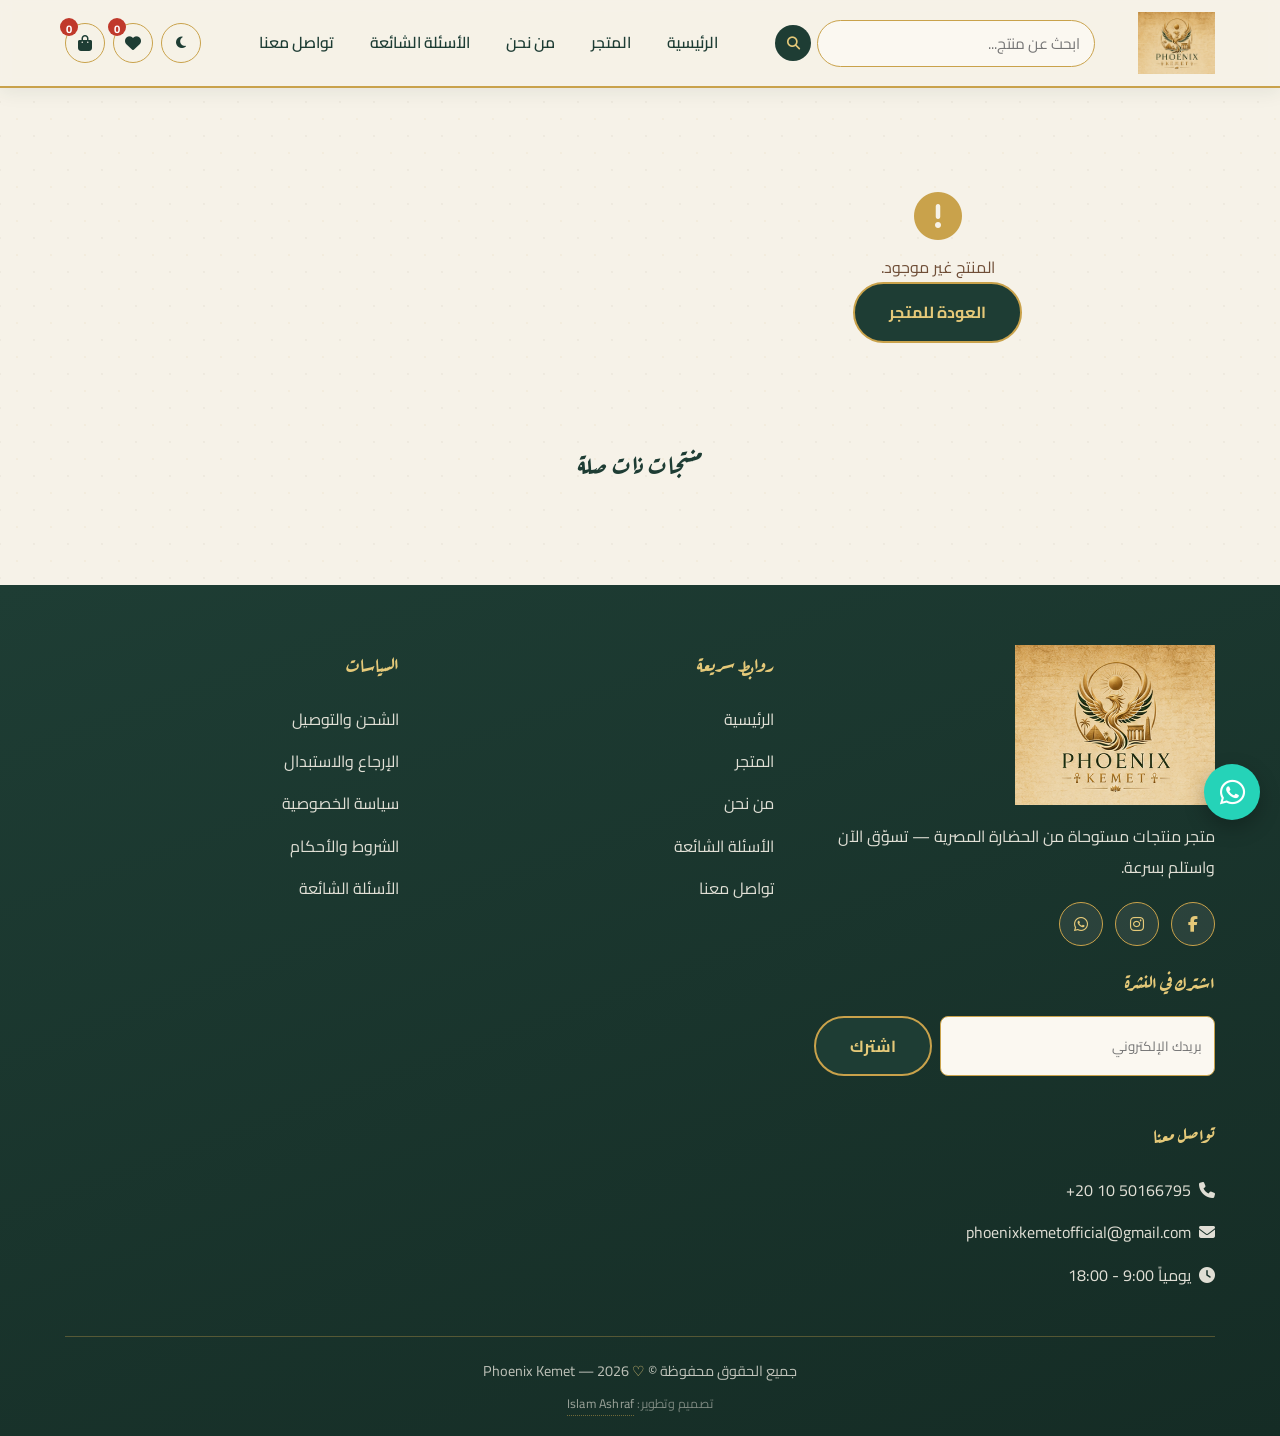
<file: product.html>
<!DOCTYPE html>
<html lang="ar" dir="rtl">
<head>
  <meta charset="UTF-8">
  <meta name="viewport" content="width=device-width, initial-scale=1.0">
  <title>تفاصيل المنتج | Phoenix Kemet</title>
  <link rel="icon" type="image/png" href="images/emblem.png">
  <script src="js/version.js"></script>
  <link rel="stylesheet" href="css/all.css">
  <link rel="stylesheet" href="css/style.css">
  <script src="js/products.js" defer></script>
  <script src="js/store.js" defer></script>
  <script src="js/layout.js" defer></script>
  <script src="js/product.js" defer></script>
</head>
<body>

  <header class="site-header" id="site-header"></header>

  <main>
    <section class="section" style="padding-top:20px;">
      <div class="container">
        <div class="breadcrumbs" id="breadcrumbs"></div>
        <div id="product-detail" class="pro-detail"></div>
        <div id="related-section" style="margin-top:40px;">
          <h2 class="section-title" style="font-size:1.6rem;">منتجات ذات صلة</h2>
          <div id="related-grid" class="related-grid"></div>
        </div>
      </div>
    </section>
  </main>

  <footer class="site-footer" id="site-footer"></footer>

  <button class="back-to-top" id="back-to-top" aria-label="للأعلى"><i class="fas fa-arrow-up"></i></button>
  <script>
    (function(){var b=document.getElementById('back-to-top');window.addEventListener('scroll',function(){b.classList.toggle('show',window.scrollY>400);});b.addEventListener('click',function(){window.scrollTo({top:0,behavior:'smooth'});});})();
  </script>
</body>
</html>
</file>
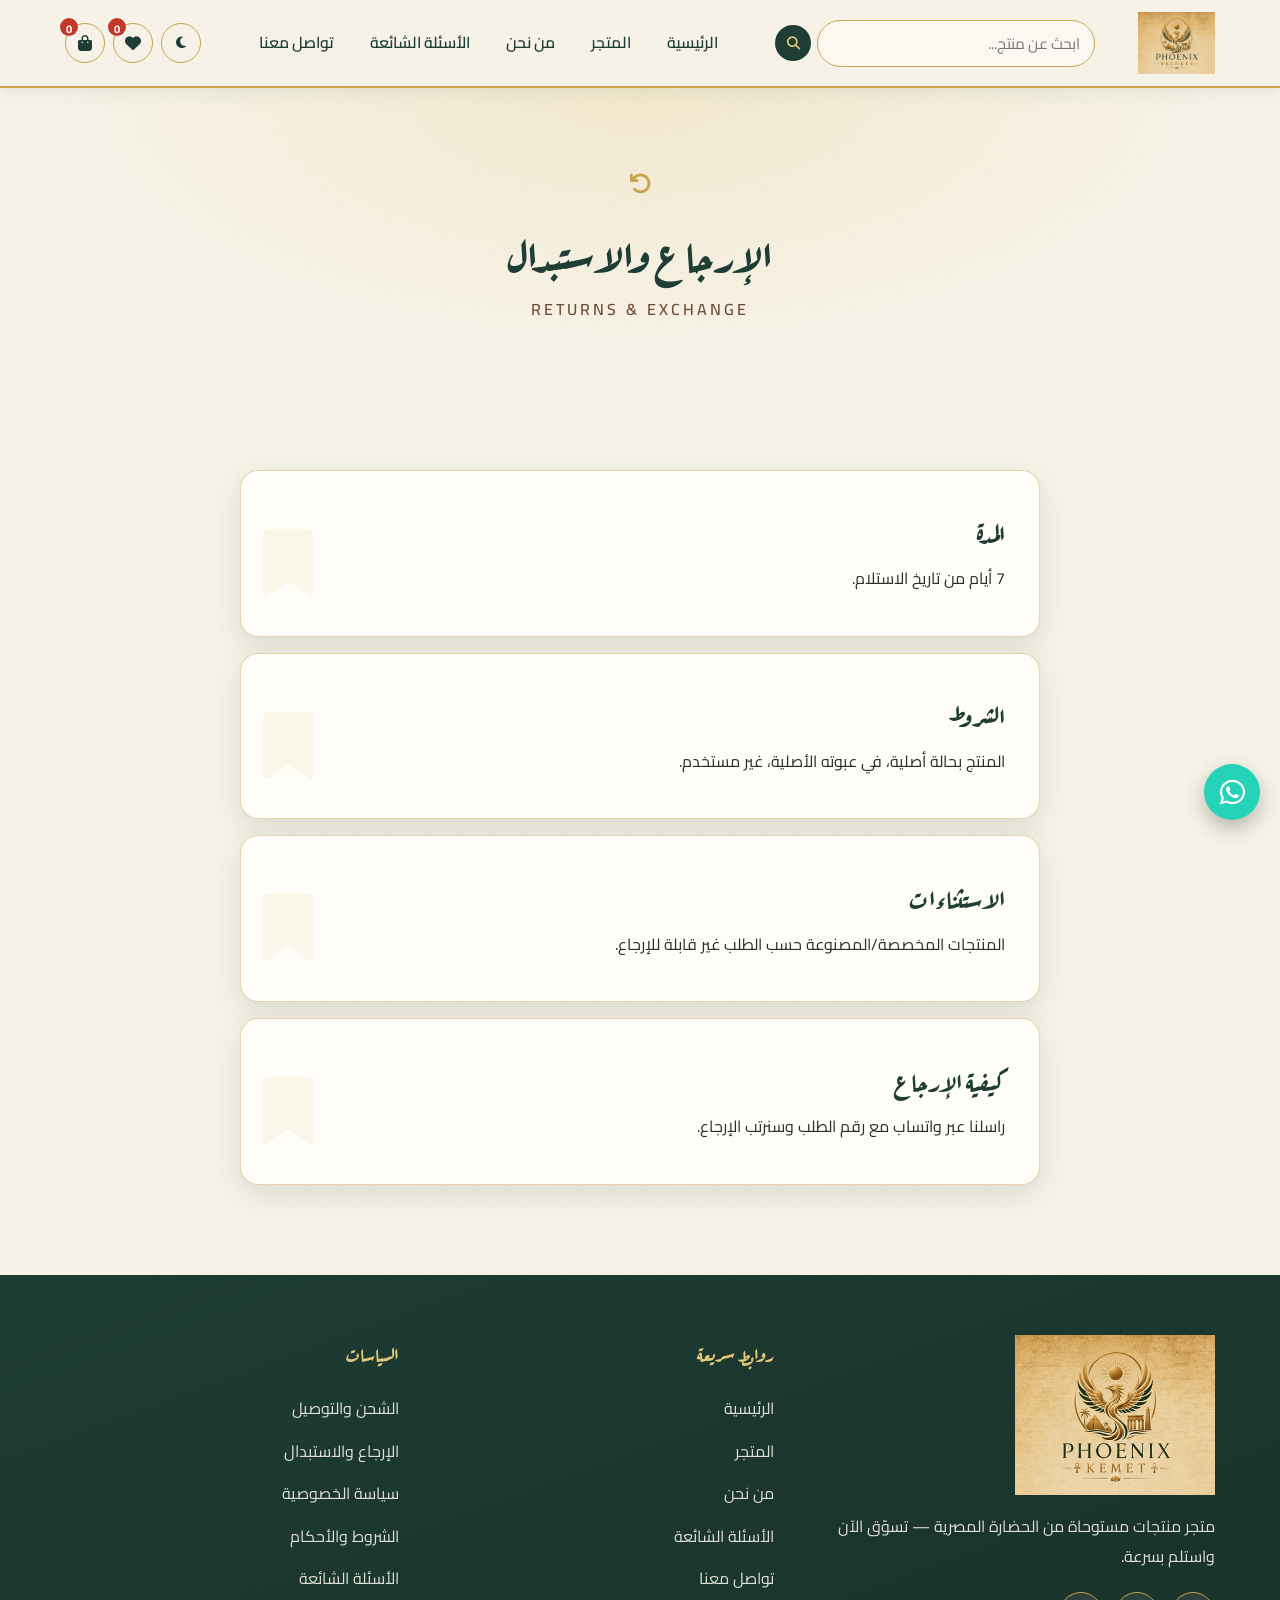
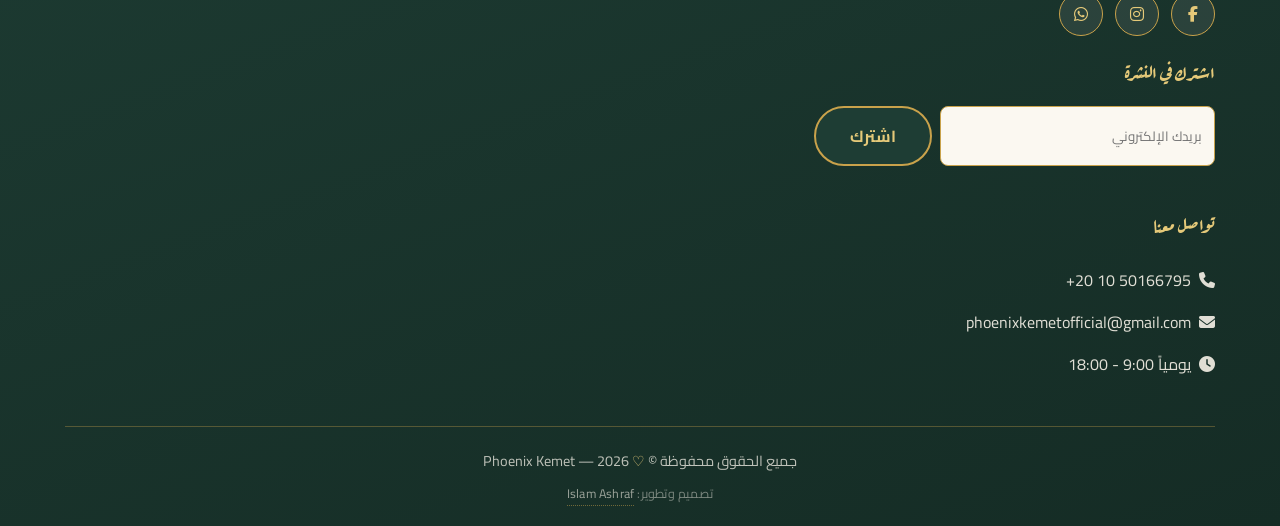
<file: returns.html>
<!DOCTYPE html>
<html lang="ar" dir="rtl">
<head>
  <meta charset="UTF-8">
  <meta name="viewport" content="width=device-width, initial-scale=1.0">
  <title>الإرجاع والاستبدال | Phoenix Kemet</title>
  <link rel="icon" type="image/png" href="images/emblem.png">
  <script src="js/version.js"></script>
  <link rel="stylesheet" href="css/all.css">
  <link rel="stylesheet" href="css/style.css">
  <script src="js/products.js" defer></script>
  <script src="js/store.js" defer></script>
  <script src="js/layout.js" defer></script>
</head>
<body>
  <header class="site-header" id="site-header"></header>
  <main>
    <section class="page-head"><div class="container"><div class="breadcrumb-ornament"><i class="fas fa-undo"></i></div><h1>الإرجاع والاستبدال</h1><p class="en">RETURNS & EXCHANGE</p></div></section>
    <section class="section"><div class="container" style="max-width:800px;">
      <div class="value-card"><h3>المدة</h3><p>7 أيام من تاريخ الاستلام.</p></div>
      <div class="value-card" style="margin-top:16px;"><h3>الشروط</h3><p>المنتج بحالة أصلية، في عبوته الأصلية، غير مستخدم.</p></div>
      <div class="value-card" style="margin-top:16px;"><h3>الاستثناءات</h3><p>المنتجات المخصصة/المصنوعة حسب الطلب غير قابلة للإرجاع.</p></div>
      <div class="value-card" style="margin-top:16px;"><h3>كيفية الإرجاع</h3><p>راسلنا عبر واتساب مع رقم الطلب وسنرتب الإرجاع.</p></div>
    </div></section>
  </main>
  <footer class="site-footer" id="site-footer"></footer>
  <button class="back-to-top" id="back-to-top" aria-label="للأعلى"><i class="fas fa-arrow-up"></i></button>
  <script>(function(){var b=document.getElementById('back-to-top');window.addEventListener('scroll',function(){b.classList.toggle('show',window.scrollY>400);});b.addEventListener('click',function(){window.scrollTo({top:0,behavior:'smooth'});});})();</script>
</body>
</html>
</file>
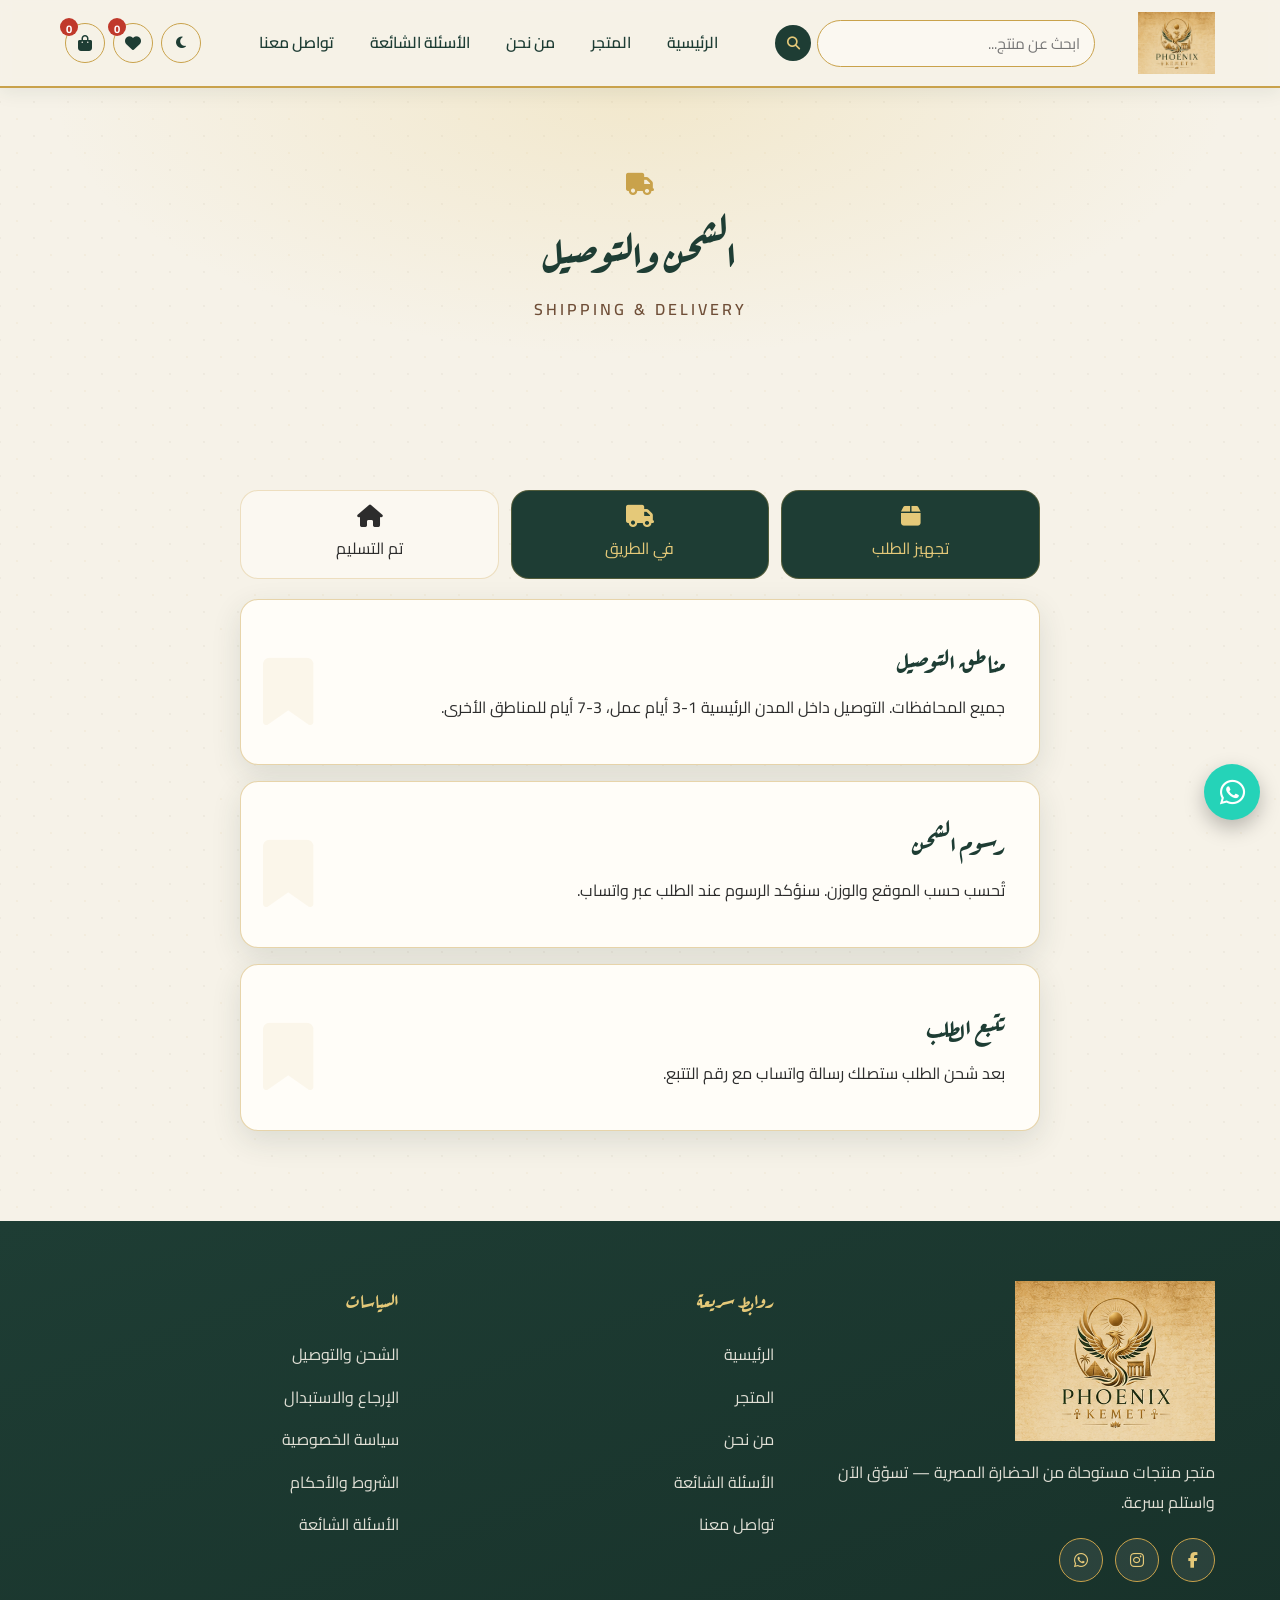
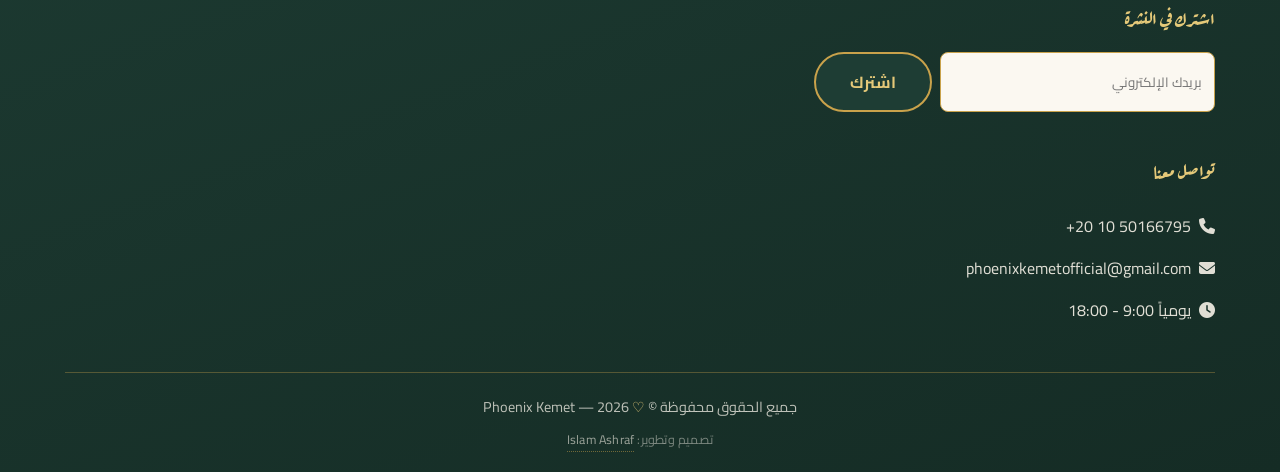
<file: shipping.html>
<!DOCTYPE html>
<html lang="ar" dir="rtl">
<head>
  <meta charset="UTF-8">
  <meta name="viewport" content="width=device-width, initial-scale=1.0">
  <title>الشحن والتوصيل | Phoenix Kemet</title>
  <link rel="icon" type="image/png" href="images/emblem.png">
  <script src="js/version.js"></script>
  <link rel="stylesheet" href="css/all.css">
  <link rel="stylesheet" href="css/style.css">
  <script src="js/products.js" defer></script>
  <script src="js/store.js" defer></script>
  <script src="js/layout.js" defer></script>
</head>
<body>
  <header class="site-header" id="site-header"></header>
  <main>
    <section class="page-head"><div class="container"><div class="breadcrumb-ornament"><i class="fas fa-truck"></i></div><h1>الشحن والتوصيل</h1><p class="en">SHIPPING & DELIVERY</p></div></section>
    <section class="section"><div class="container" style="max-width:800px;">
      <div class="track-steps">
        <div class="track-step done"><i class="fas fa-box"></i><div>تجهيز الطلب</div></div>
        <div class="track-step done"><i class="fas fa-truck"></i><div>في الطريق</div></div>
        <div class="track-step"><i class="fas fa-home"></i><div>تم التسليم</div></div>
      </div>
      <div class="value-card"><h3>مناطق التوصيل</h3><p>جميع المحافظات. التوصيل داخل المدن الرئيسية 1-3 أيام عمل، 3-7 أيام للمناطق الأخرى.</p></div>
      <div class="value-card" style="margin-top:16px;"><h3>رسوم الشحن</h3><p>تُحسب حسب الموقع والوزن. سنؤكد الرسوم عند الطلب عبر واتساب.</p></div>
      <div class="value-card" style="margin-top:16px;"><h3>تتبع الطلب</h3><p>بعد شحن الطلب ستصلك رسالة واتساب مع رقم التتبع.</p></div>
    </div></section>
  </main>
  <footer class="site-footer" id="site-footer"></footer>
  <button class="back-to-top" id="back-to-top" aria-label="للأعلى"><i class="fas fa-arrow-up"></i></button>
  <script>(function(){var b=document.getElementById('back-to-top');window.addEventListener('scroll',function(){b.classList.toggle('show',window.scrollY>400);});b.addEventListener('click',function(){window.scrollTo({top:0,behavior:'smooth'});});})();</script>
</body>
</html>
</file>
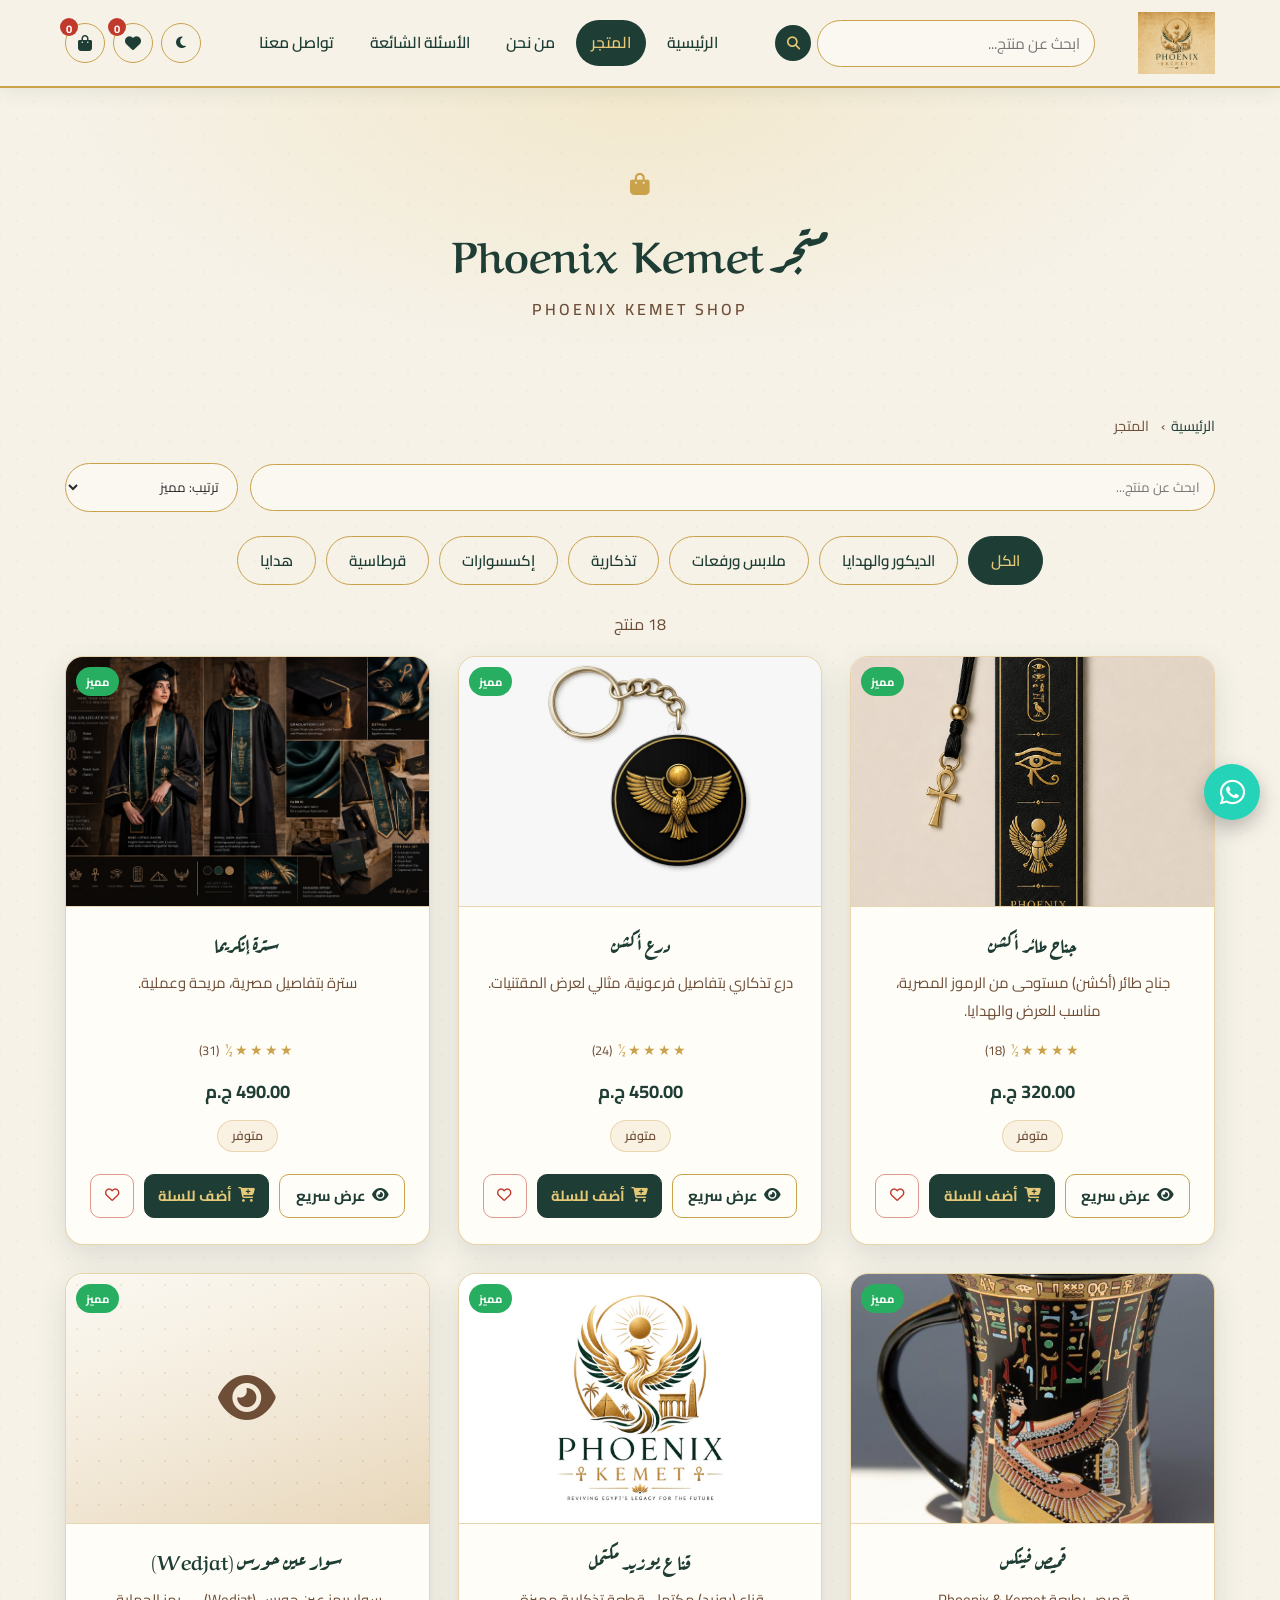
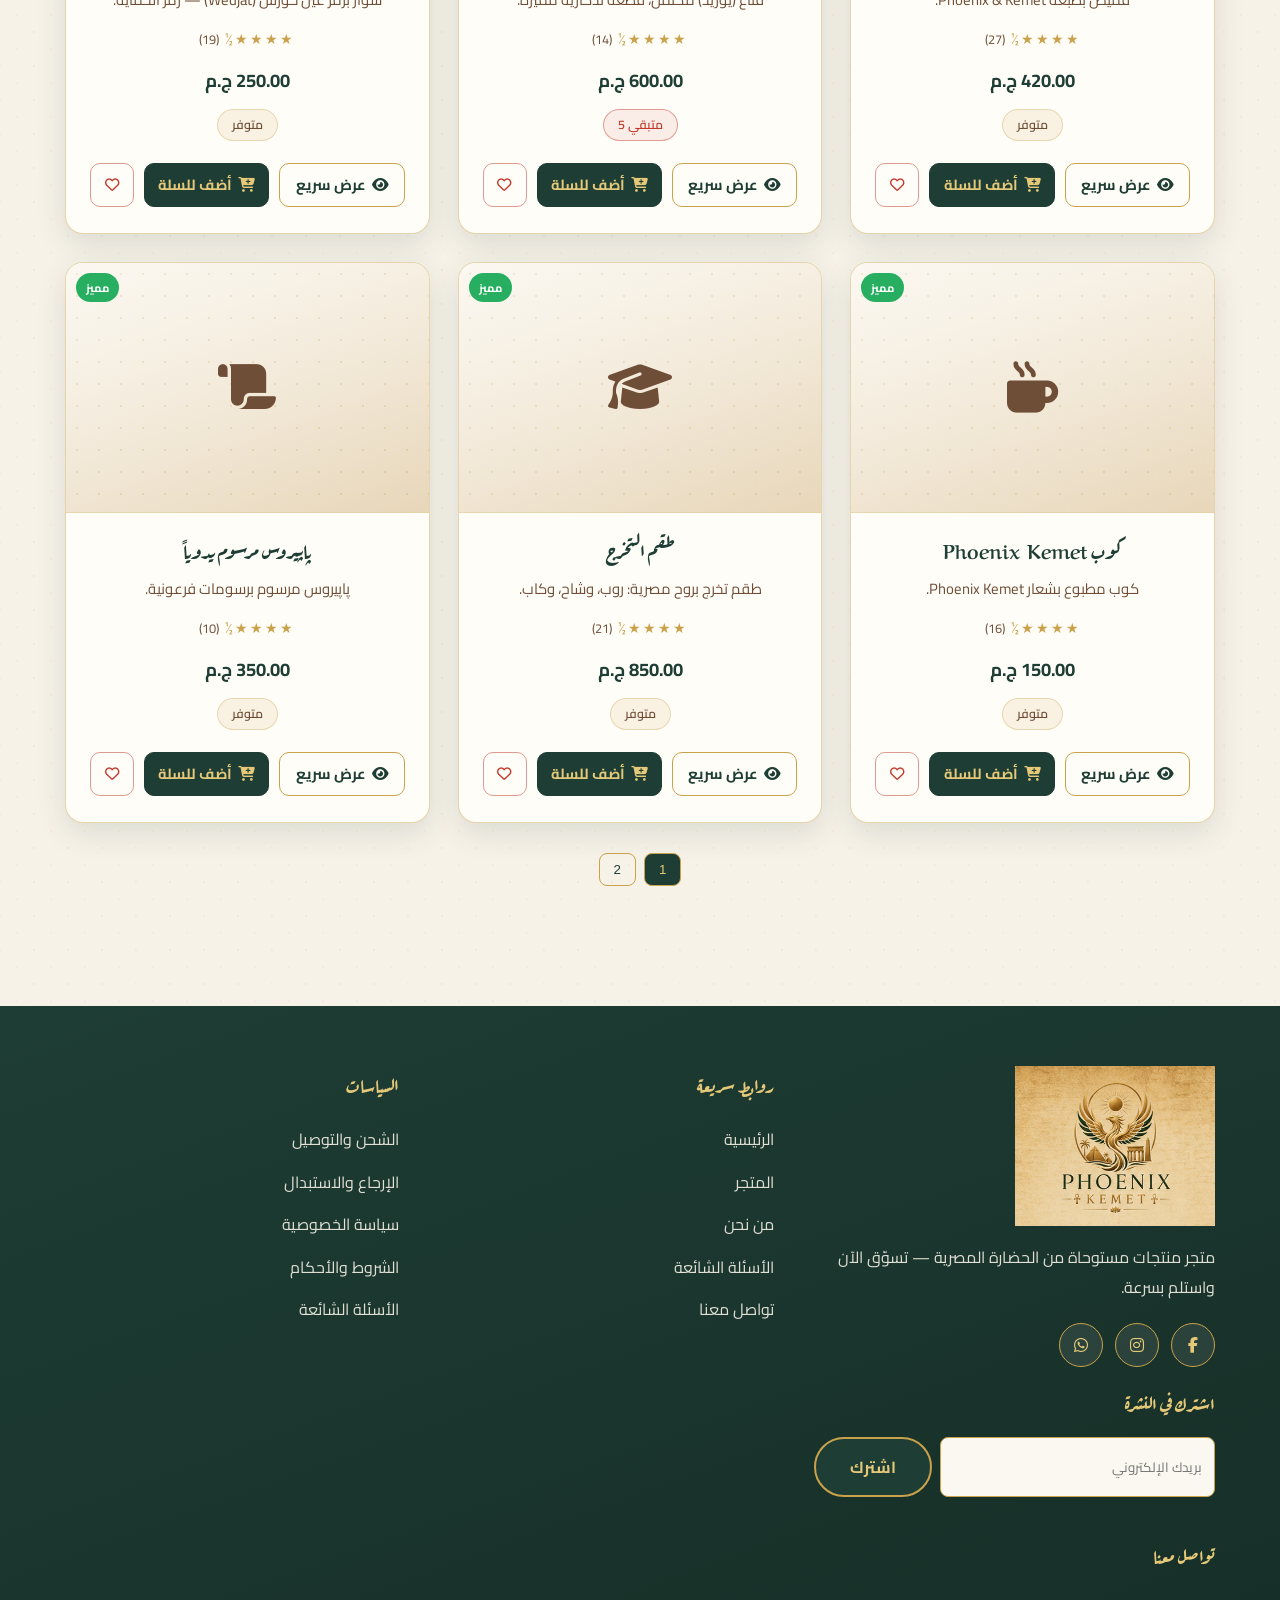
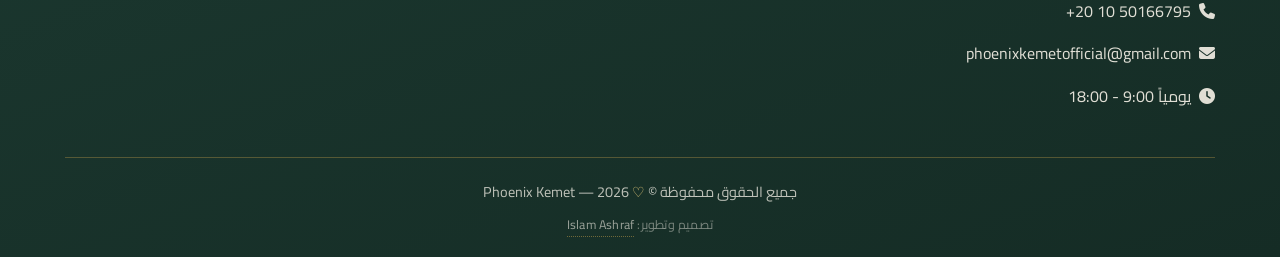
<file: shop.html>
<!DOCTYPE html>
<html lang="ar" dir="rtl">
<head>
  <meta charset="UTF-8">
  <meta name="viewport" content="width=device-width, initial-scale=1.0">
  <title>المتجر | Phoenix Kemet</title>
  <meta name="description" content="تصفح جميع منتجات Phoenix Kemet.">
  <link rel="icon" type="image/png" href="images/emblem.png">
  <script src="js/version.js"></script><!-- must load before the stylesheets below -->
  <link rel="stylesheet" href="css/all.css">
  <link rel="stylesheet" href="css/style.css">
  <script src="js/products.js" defer></script>
  <script src="js/store.js" defer></script>
  <script src="js/layout.js" defer></script>
  <script src="js/shop.js" defer></script>
</head>
<body>

  <header class="site-header" id="site-header"></header>

  <main>
    <section class="page-head">
      <div class="container">
        <div class="breadcrumb-ornament"><i class="fas fa-shopping-bag"></i></div>
        <h1>متجر Phoenix Kemet</h1>
        <p class="en">PHOENIX KEMET SHOP</p>
      </div>
    </section>

    <section class="section" style="padding-top:20px;">
      <div class="container">
        <div class="breadcrumbs">
          <a href="index.html">الرئيسية</a><span>›</span><span>المتجر</span>
        </div>

        <div class="shop-toolbar">
          <input type="search" id="shop-search" placeholder="ابحث عن منتج...">
          <select id="shop-sort">
            <option value="featured">ترتيب: مميز</option>
            <option value="newest">ترتيب: الأحدث</option>
            <option value="price-asc">ترتيب: السعر من الأقل</option>
            <option value="price-desc">ترتيب: السعر من الأعلى</option>
            <option value="rating">ترتيب: الأعلى تقييماً</option>
          </select>
        </div>

        <div class="cat-pills" id="shop-cats"></div>

        <p id="shop-count" style="text-align:center;color:var(--clay);margin-bottom:16px;"></p>

        <div id="shop-grid" class="shop-grid"></div>
        <div id="shop-empty" class="empty-state" style="display:none;">
          <i class="fas fa-search"></i>
          <p>لم يتم العثور على منتجات مطابقة.</p>
        </div>
        <div class="pagination" id="shop-pagination"></div>
      </div>
    </section>
  </main>

  <footer class="site-footer" id="site-footer"></footer>

  <button class="back-to-top" id="back-to-top" aria-label="للأعلى"><i class="fas fa-arrow-up"></i></button>
  <div class="modal-overlay" id="quickview-modal"><div class="modal"><button class="modal-close" id="qv-close"><i class="fas fa-times"></i></button><div id="qv-content"></div></div></div>

  <script>
    (function(){var b=document.getElementById('back-to-top');window.addEventListener('scroll',function(){b.classList.toggle('show',window.scrollY>400);});b.addEventListener('click',function(){window.scrollTo({top:0,behavior:'smooth'});});})();
  </script>
</body>
</html>
</file>
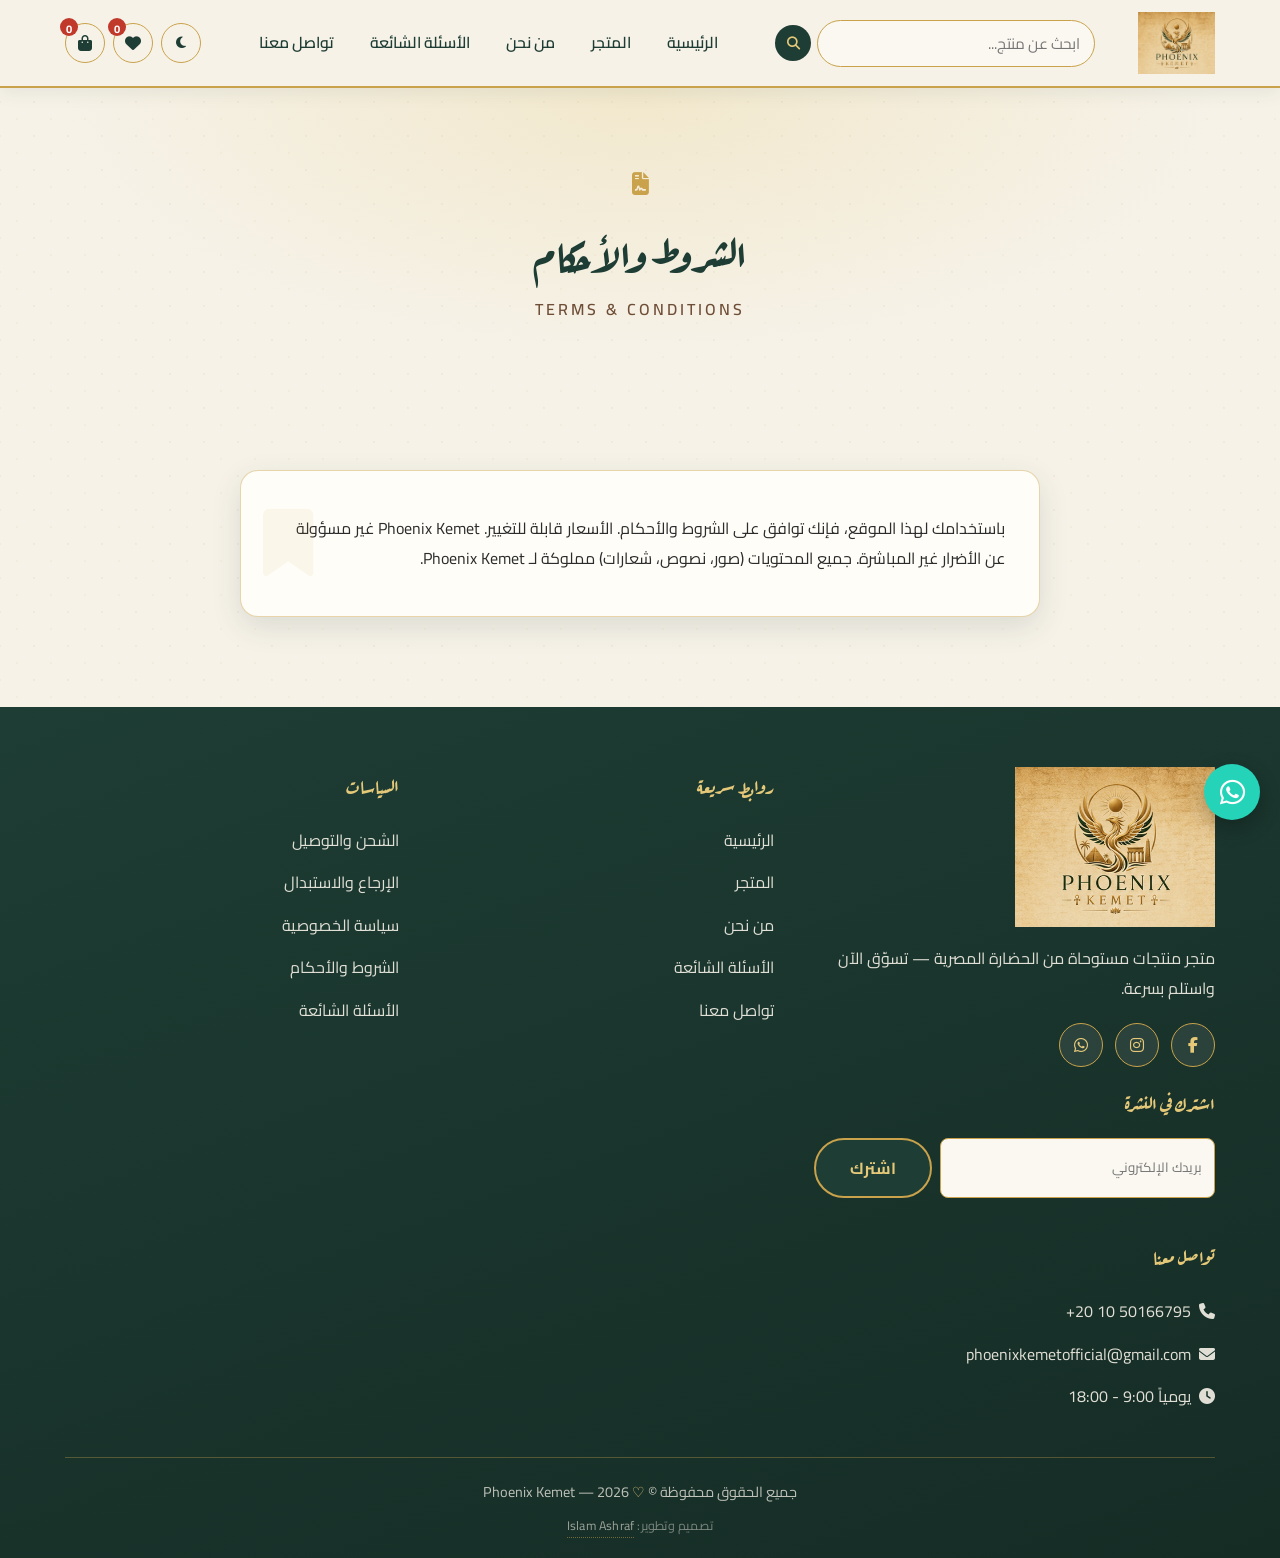
<file: terms.html>
<!DOCTYPE html>
<html lang="ar" dir="rtl">
<head>
  <meta charset="UTF-8">
  <meta name="viewport" content="width=device-width, initial-scale=1.0">
  <title>الشروط والأحكام | Phoenix Kemet</title>
  <link rel="icon" type="image/png" href="images/emblem.png">
  <script src="js/version.js"></script>
  <link rel="stylesheet" href="css/all.css">
  <link rel="stylesheet" href="css/style.css">
  <script src="js/products.js" defer></script>
  <script src="js/store.js" defer></script>
  <script src="js/layout.js" defer></script>
</head>
<body>
  <header class="site-header" id="site-header"></header>
  <main>
    <section class="page-head"><div class="container"><div class="breadcrumb-ornament"><i class="fas fa-file-contract"></i></div><h1>الشروط والأحكام</h1><p class="en">TERMS & CONDITIONS</p></div></section>
    <section class="section"><div class="container" style="max-width:800px;">
      <div class="value-card"><p>باستخدامك لهذا الموقع، فإنك توافق على الشروط والأحكام. الأسعار قابلة للتغيير. Phoenix Kemet غير مسؤولة عن الأضرار غير المباشرة. جميع المحتويات (صور، نصوص، شعارات) مملوكة لـ Phoenix Kemet.</p></div>
    </div></section>
  </main>
  <footer class="site-footer" id="site-footer"></footer>
  <button class="back-to-top" id="back-to-top" aria-label="للأعلى"><i class="fas fa-arrow-up"></i></button>
  <script>(function(){var b=document.getElementById('back-to-top');window.addEventListener('scroll',function(){b.classList.toggle('show',window.scrollY>400);});b.addEventListener('click',function(){window.scrollTo({top:0,behavior:'smooth'});});})();</script>
</body>
</html>
</file>
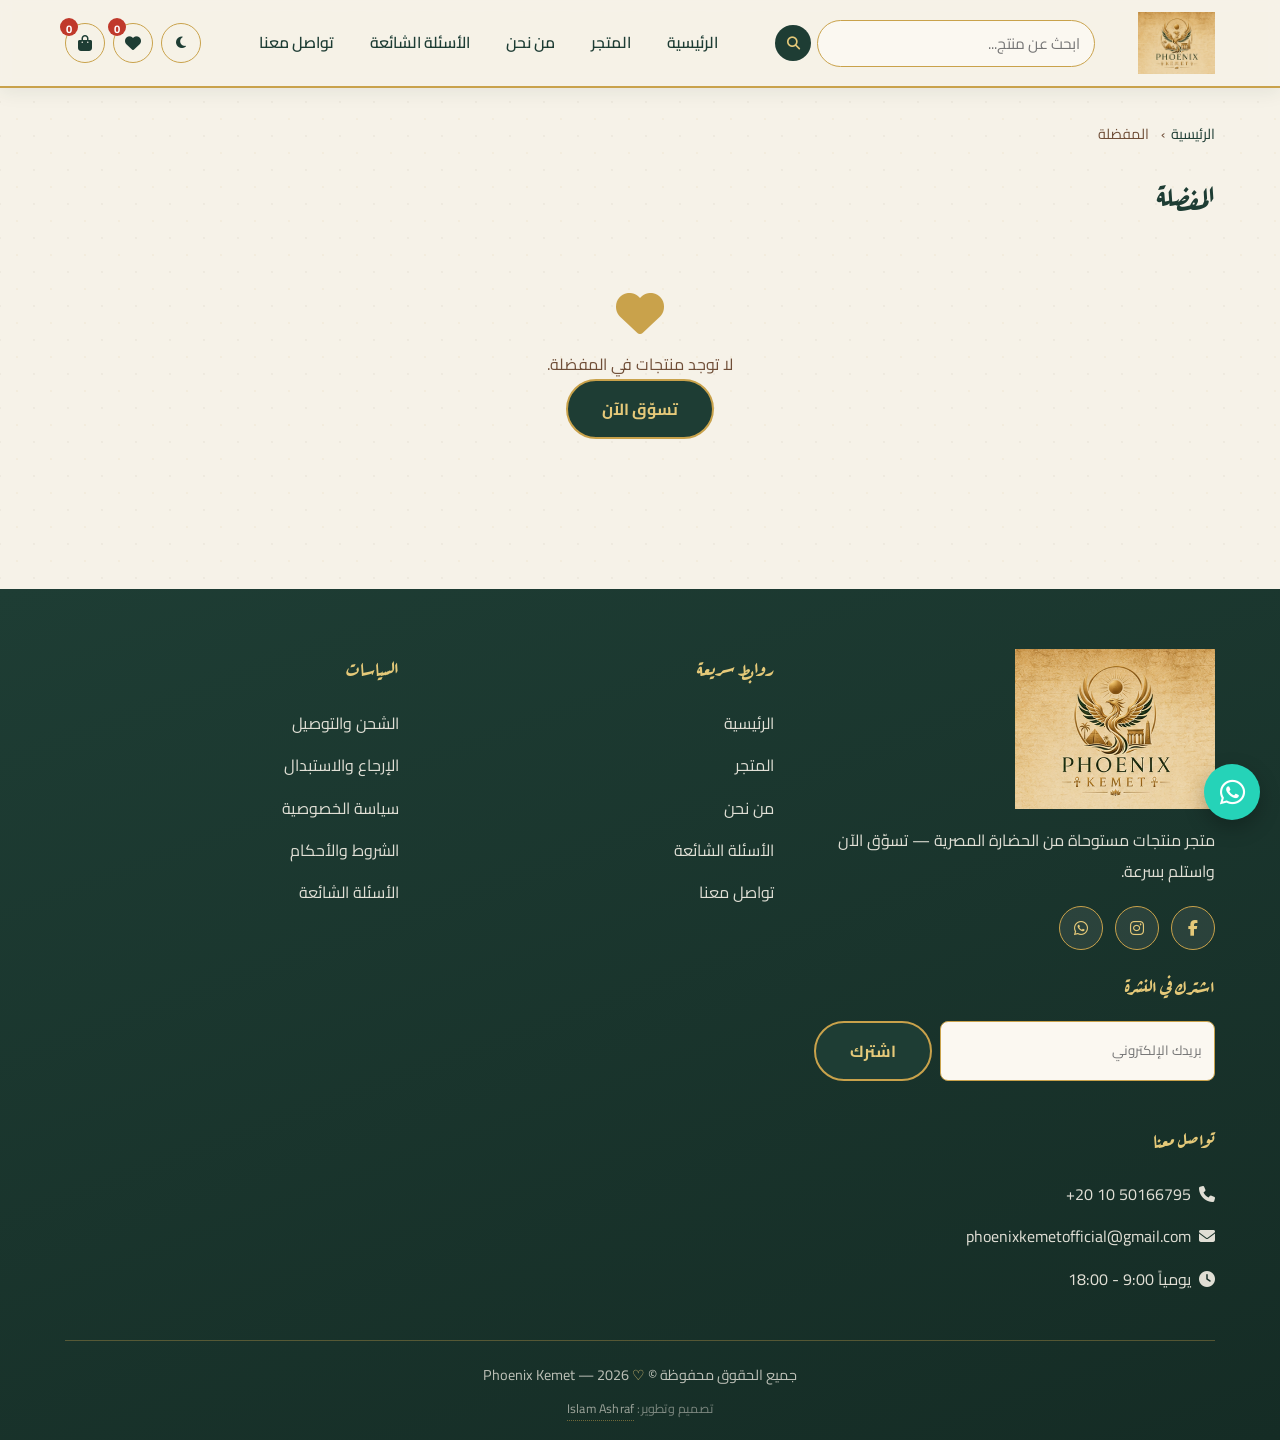
<file: wishlist.html>
<!DOCTYPE html>
<html lang="ar" dir="rtl">
<head>
  <meta charset="UTF-8">
  <meta name="viewport" content="width=device-width, initial-scale=1.0">
  <title>المفضلة | Phoenix Kemet</title>
  <link rel="icon" type="image/png" href="images/emblem.png">
  <script src="js/version.js"></script>
  <link rel="stylesheet" href="css/all.css">
  <link rel="stylesheet" href="css/style.css">
  <script src="js/products.js" defer></script>
  <script src="js/store.js" defer></script>
  <script src="js/layout.js" defer></script>
  <script src="js/wishlist.js" defer></script>
</head>
<body>

  <header class="site-header" id="site-header"></header>

  <main>
    <section class="section" style="padding-top:20px;">
      <div class="container">
        <div class="breadcrumbs"><a href="index.html">الرئيسية</a><span>›</span><span>المفضلة</span></div>
        <h1 class="section-title" style="font-size:1.8rem;text-align:right;">المفضلة</h1>
        <div id="wish-grid" class="wish-grid"></div>
        <div id="wish-empty" class="empty-state" style="display:none;">
          <i class="fas fa-heart"></i>
          <p>لا توجد منتجات في المفضلة.</p>
          <a class="btn" href="shop.html">تسوّق الآن</a>
        </div>
      </div>
    </section>
  </main>

  <footer class="site-footer" id="site-footer"></footer>

  <button class="back-to-top" id="back-to-top" aria-label="للأعلى"><i class="fas fa-arrow-up"></i></button>
  <script>
    (function(){var b=document.getElementById('back-to-top');window.addEventListener('scroll',function(){b.classList.toggle('show',window.scrollY>400);});b.addEventListener('click',function(){window.scrollTo({top:0,behavior:'smooth'});});})();
  </script>
</body>
</html>
</file>
<file: css/style.css>
@import url("fonts.css");

:root {
  --green: #1E3D34;
  --green-deep: #152C25;
  --gold: #C9A24B;
  --sand-gold: #E5C979;
  --papyrus: #F6F2E8;
  --papyrus-soft: #FBF8F1;
  --clay: #6F4E37;
  --charcoal: #2C2C2C;
  --white: #FFFDF8;
  --shadow: 0 10px 30px rgba(30, 61, 52, 0.12);
  --radius: 18px;
}

* {
  margin: 0;
  padding: 0;
  box-sizing: border-box;
}

html {
  scroll-behavior: smooth;
}

body {
  font-family: "Cairo", "Segoe UI", Tahoma, sans-serif;
  background-color: var(--papyrus);
  background-image:
    radial-gradient(rgba(201, 162, 75, 0.07) 1px, transparent 1px),
    radial-gradient(rgba(111, 78, 55, 0.05) 1px, transparent 1px);
  background-size: 34px 34px, 34px 34px;
  background-position: 0 0, 17px 17px;
  color: var(--charcoal);
  line-height: 1.9;
  direction: rtl;
  text-align: right;
}

h1, h2, h3 {
  font-family: "Aref Ruqaa", "Cairo", serif;
  color: var(--green);
  line-height: 1.5;
}

a {
  text-decoration: none;
  color: inherit;
}

ul {
  list-style: none;
}

img {
  max-width: 100%;
  display: block;
}

.container {
  width: min(1150px, 92%);
  margin-inline: auto;
}

.section {
  padding: 90px 0;
}

.section-title {
  text-align: center;
  font-size: 2.4rem;
  margin-bottom: 14px;
}

.section-sub {
  text-align: center;
  color: var(--clay);
  font-size: 1.05rem;
  max-width: 640px;
  margin: 0 auto 55px;
}

.ornament {
  display: flex;
  align-items: center;
  justify-content: center;
  gap: 14px;
  color: var(--gold);
  margin-bottom: 18px;
}

.ornament::before,
.ornament::after {
  content: "";
  height: 1px;
  width: 90px;
  background: linear-gradient(to left, transparent, var(--gold));
}

.ornament::after {
  background: linear-gradient(to right, transparent, var(--gold));
}

.ornament i {
  font-size: 0.95rem;
}

.btn {
  display: inline-flex;
  align-items: center;
  gap: 10px;
  padding: 13px 34px;
  border-radius: 40px;
  font-family: "Cairo", sans-serif;
  font-weight: 700;
  font-size: 1rem;
  border: 2px solid var(--gold);
  background: var(--green);
  color: var(--sand-gold);
  transition: 0.3s;
  cursor: pointer;
}

.btn:hover {
  background: var(--gold);
  border-color: var(--gold);
  color: var(--green-deep);
  transform: translateY(-3px);
  box-shadow: var(--shadow);
}

.btn.ghost {
  background: transparent;
  color: var(--green);
}

.btn.ghost:hover {
  color: var(--green-deep);
}

.site-header {
  position: sticky;
  top: 0;
  z-index: 100;
  background: rgba(246, 242, 232, 0.96);
  backdrop-filter: blur(6px);
  border-bottom: 2px solid var(--gold);
  box-shadow: 0 4px 18px rgba(30, 61, 52, 0.08);
}

.nav {
  display: flex;
  align-items: center;
  justify-content: space-between;
  gap: 18px;
  padding: 12px 0;
}

.nav-logo img {
  height: 62px;
  width: auto;
}

.nav-links {
  display: flex;
  align-items: center;
  gap: 6px;
  flex-wrap: wrap;
}

.nav-links a {
  padding: 8px 15px;
  border-radius: 30px;
  font-weight: 600;
  color: var(--green);
  font-size: 0.98rem;
  transition: 0.25s;
  position: relative;
}

.nav-links a:hover {
  color: var(--clay);
}

.nav-links a.active {
  background: var(--green);
  color: var(--sand-gold);
}

.nav-links a.active:hover {
  color: var(--papyrus);
}

.nav-toggle {
  display: none;
  background: none;
  border: 2px solid var(--gold);
  color: var(--green);
  font-size: 1.3rem;
  border-radius: 10px;
  padding: 6px 12px;
  cursor: pointer;
}

.hero {
  position: relative;
  text-align: center;
  padding: 85px 0 70px;
  background:
    radial-gradient(ellipse at top, rgba(229, 201, 121, 0.22), transparent 60%),
    linear-gradient(to bottom, rgba(246, 242, 232, 0), rgba(214, 185, 138, 0.18));
}

.hero-logo {
  width: min(430px, 80%);
  margin: 0 auto 30px;
  filter: drop-shadow(0 12px 24px rgba(30, 61, 52, 0.18));
  animation: rise 1.2s ease both;
}

@keyframes rise {
  from { opacity: 0; transform: translateY(26px); }
  to { opacity: 1; transform: translateY(0); }
}

.hero-poem {
  max-width: 760px;
  margin: 0 auto 38px;
  font-family: "Aref Ruqaa", serif;
  font-size: 1.3rem;
  color: var(--clay);
  line-height: 2.3;
}

.hero-poem strong {
  color: var(--green);
}

.hero-actions {
  display: flex;
  justify-content: center;
  gap: 16px;
  flex-wrap: wrap;
}

.skyline-band {
  display: block;
  width: 100%;
  margin-top: -6px;
}

.skyline-caption {
  text-align: center;
  font-family: "Aref Ruqaa", serif;
  font-size: 1.5rem;
  color: var(--green);
  margin-bottom: 40px;
}

.grid {
  display: grid;
  gap: 26px;
}

.grid.cols-2 { grid-template-columns: repeat(2, 1fr); }
.grid.cols-3 { grid-template-columns: repeat(3, 1fr); }

.card {
  background: var(--white);
  border: 1px solid rgba(201, 162, 75, 0.45);
  border-radius: var(--radius);
  padding: 34px 28px;
  text-align: center;
  box-shadow: var(--shadow);
  transition: 0.3s;
  position: relative;
  overflow: hidden;
}

.card::before {
  content: "";
  position: absolute;
  inset: 0 0 auto 0;
  height: 5px;
  background: linear-gradient(to left, var(--green), var(--gold), var(--green));
}

.card:hover {
  transform: translateY(-8px);
  border-color: var(--gold);
  box-shadow: 0 18px 40px rgba(30, 61, 52, 0.18);
}

.card .icon {
  width: 74px;
  height: 74px;
  margin: 0 auto 18px;
  border-radius: 50%;
  display: grid;
  place-items: center;
  background: linear-gradient(135deg, var(--green), var(--green-deep));
  color: var(--sand-gold);
  font-size: 1.9rem;
  border: 2px solid var(--gold);
}

.card h3 {
  font-size: 1.35rem;
  margin-bottom: 10px;
}

.card p {
  color: var(--clay);
  font-size: 0.97rem;
}

.card-dark {
  background: linear-gradient(160deg, var(--green), var(--green-deep));
  border: 1px solid var(--gold);
}

.card-dark h3,
.card-dark p {
  color: var(--papyrus);
}

.card-dark .icon {
  background: rgba(246, 242, 232, 0.1);
}

.dark-section {
  background:
    radial-gradient(rgba(201, 162, 75, 0.12) 1px, transparent 1px),
    linear-gradient(160deg, var(--green), var(--green-deep));
  background-size: 30px 30px, auto;
  color: var(--papyrus);
}

.dark-section .section-title,
.dark-section h1,
.dark-section h2,
.dark-section h3 {
  color: var(--sand-gold);
}

.dark-section .section-sub {
  color: rgba(246, 242, 232, 0.85);
}

.page-head {
  text-align: center;
  padding: 75px 0 55px;
  background:
    radial-gradient(ellipse at top, rgba(229, 201, 121, 0.25), transparent 65%);
}

.page-head h1 {
  font-size: 2.7rem;
  margin-bottom: 10px;
}

.page-head .en {
  color: var(--clay);
  letter-spacing: 3px;
  font-weight: 600;
}

.breadcrumb-ornament {
  color: var(--gold);
  font-size: 1.4rem;
  margin-bottom: 14px;
}

.value-block {
  display: grid;
  grid-template-columns: 1fr 1fr;
  gap: 26px;
}

.value-card {
  background: var(--white);
  border-radius: var(--radius);
  border: 1px solid rgba(201, 162, 75, 0.45);
  padding: 42px 34px;
  box-shadow: var(--shadow);
  position: relative;
}

.value-card .icon {
  font-size: 2.3rem;
  color: var(--gold);
  margin-bottom: 14px;
}

.value-card h3 {
  font-size: 1.6rem;
  margin-bottom: 12px;
}

.value-card p {
  color: var(--charcoal);
}

.value-card::after {
  content: "\f02e";
  font-family: "Font Awesome 5 Free";
  font-weight: 900;
  position: absolute;
  left: 22px;
  bottom: 8px;
  font-size: 4.2rem;
  color: rgba(201, 162, 75, 0.08);
}

.principle {
  display: flex;
  align-items: flex-start;
  gap: 26px;
  background: var(--white);
  border: 1px solid rgba(201, 162, 75, 0.45);
  border-radius: var(--radius);
  padding: 30px 32px;
  margin-bottom: 24px;
  box-shadow: var(--shadow);
  transition: 0.3s;
}

.principle:hover {
  transform: translateX(-8px);
  border-color: var(--gold);
}

.principle .num {
  font-family: "Aref Ruqaa", serif;
  font-size: 2.6rem;
  color: var(--gold);
  line-height: 1;
  min-width: 70px;
  text-align: center;
}

.principle h3 {
  font-size: 1.45rem;
  margin-bottom: 8px;
}

.principle p {
  color: var(--clay);
}

.brand-quote {
  font-family: "Aref Ruqaa", serif;
  font-size: 1.7rem;
  color: var(--green);
  text-align: center;
  margin: 40px auto 0;
  padding: 22px 30px;
  border-top: 2px solid var(--gold);
  border-bottom: 2px solid var(--gold);
  max-width: 620px;
}

.shop-grid {
  display: grid;
  grid-template-columns: repeat(3, 1fr);
  gap: 28px;
}

.product {
  background: var(--white);
  border: 1px solid rgba(201, 162, 75, 0.45);
  border-radius: var(--radius);
  overflow: hidden;
  box-shadow: var(--shadow);
  transition: 0.3s;
  display: flex;
  flex-direction: column;
}

.product:hover {
  transform: translateY(-8px);
  box-shadow: 0 20px 44px rgba(30, 61, 52, 0.2);
}

.product-img {
  height: 250px;
  min-height: 250px;
  max-height: 250px;
  overflow: hidden;
  background:
    radial-gradient(rgba(201, 162, 75, 0.18) 1px, transparent 1px),
    linear-gradient(160deg, var(--papyrus-soft), rgba(214, 185, 138, 0.35));
  background-size: 22px 22px, auto;
  display: grid;
  place-items: center;
  color: var(--clay);
  font-size: 3.2rem;
  border-bottom: 1px solid rgba(201, 162, 75, 0.4);
}

/* Every product image fills exactly the same frame */
.product-img img,
.product-img .pro-icon {
  position: absolute;
  inset: 0;
  width: 100%;
  height: 100%;
  display: block;
  object-fit: cover;
  object-position: center;
}

.product-img .pro-icon {
  display: grid;
  place-items: center;
  font-size: 3.2rem;
}

.product-img > .badge-new {
  z-index: 2;
}

.shop-filters {
  display: flex;
  justify-content: center;
  flex-wrap: wrap;
  gap: 10px;
  margin-bottom: 42px;
}

.filter-btn {
  font-family: "Cairo", sans-serif;
  font-weight: 600;
  font-size: 0.95rem;
  padding: 9px 24px;
  border-radius: 30px;
  border: 1px solid var(--gold);
  background: transparent;
  color: var(--green);
  cursor: pointer;
  transition: 0.25s;
}

.filter-btn:hover {
  border-color: var(--green);
  background: rgba(201, 162, 75, 0.14);
}

.filter-btn.active {
  background: var(--green);
  border-color: var(--green);
  color: var(--sand-gold);
}

.product-body {
  padding: 22px 24px 26px;
  text-align: center;
  display: flex;
  flex-direction: column;
  gap: 10px;
  flex: 1;
}

.product-body h3 {
  font-size: 1.25rem;
}

.product-body p {
  color: var(--clay);
  font-size: 0.93rem;
  flex: 1;
}

.price {
  color: var(--green);
  font-weight: 700;
  font-size: 1.15rem;
}

.price small {
  color: var(--clay);
  font-weight: 400;
}

.notice {
  background: rgba(201, 162, 75, 0.16);
  border: 1px dashed var(--gold);
  border-radius: var(--radius);
  padding: 20px 26px;
  text-align: center;
  color: var(--clay);
  margin-bottom: 45px;
}

.contact-wrap {
  display: grid;
  grid-template-columns: 1.1fr 0.9fr;
  gap: 40px;
  align-items: start;
}

.form-card,
.info-card {
  background: var(--white);
  border: 1px solid rgba(201, 162, 75, 0.45);
  border-radius: var(--radius);
  padding: 38px 34px;
  box-shadow: var(--shadow);
}

.field {
  margin-bottom: 20px;
}

.field label {
  display: block;
  font-weight: 700;
  color: var(--green);
  margin-bottom: 8px;
}

.field input,
.field textarea,
.field select {
  width: 100%;
  font-family: "Cairo", sans-serif;
  font-size: 1rem;
  padding: 12px 16px;
  border: 1px solid rgba(201, 162, 75, 0.6);
  border-radius: 12px;
  background: var(--papyrus-soft);
  color: var(--charcoal);
  outline: none;
  transition: 0.25s;
}

.field input:focus,
.field textarea:focus,
.field select:focus {
  border-color: var(--green);
  box-shadow: 0 0 0 3px rgba(30, 61, 52, 0.12);
}

.field textarea {
  min-height: 140px;
  resize: vertical;
}

.info-card ul li {
  display: flex;
  align-items: center;
  gap: 14px;
  padding: 14px 0;
  border-bottom: 1px dashed rgba(201, 162, 75, 0.4);
  color: var(--charcoal);
}

.info-card ul li:last-child {
  border-bottom: none;
}

.info-card ul li i {
  width: 44px;
  height: 44px;
  display: grid;
  place-items: center;
  border-radius: 50%;
  background: linear-gradient(160deg, var(--green), var(--green-deep));
  color: var(--sand-gold);
  border: 1px solid var(--gold);
  flex-shrink: 0;
}

.socials {
  display: flex;
  gap: 12px;
  margin-top: 20px;
}

.socials a,
.socials span {
  width: 44px;
  height: 44px;
  border-radius: 50%;
  display: grid;
  place-items: center;
  border: 1px solid var(--gold);
  color: var(--sand-gold);
  background: rgba(246, 242, 232, 0.08);
  transition: 0.25s;
}

.socials a:hover {
  background: var(--gold);
  color: var(--green-deep);
}

.form-note {
  margin-top: 12px;
  font-size: 0.9rem;
  color: var(--clay);
  line-height: 1.7;
}

.site-footer {
  background: linear-gradient(160deg, var(--green), var(--green-deep));
  color: rgba(246, 242, 232, 0.9);
  margin-top: 0;
}

.footer-grid {
  display: grid;
  grid-template-columns: 1.2fr 1fr 1fr;
  gap: 40px;
  padding: 60px 0 40px;
}

.footer-grid img.footer-logo {
  width: 200px;
  margin-bottom: 16px;
}

.footer-grid h4 {
  color: var(--sand-gold);
  font-size: 1.2rem;
  margin-bottom: 16px;
  font-family: "Aref Ruqaa", serif;
}

.footer-grid ul li {
  padding: 6px 0;
}

.footer-grid ul li a:hover {
  color: var(--sand-gold);
}

.footer-bottom {
  border-top: 1px solid rgba(201, 162, 75, 0.35);
  padding: 20px 0;
  text-align: center;
  font-size: 0.9rem;
  color: rgba(246, 242, 232, 0.75);
}

.footer-bottom .heart {
  color: var(--sand-gold);
}

/* Subtle designer credit */
.footer-credit {
  margin-top: 8px;
  font-size: 0.78rem;
  color: rgba(246, 242, 232, 0.45);
  letter-spacing: 0.2px;
}

.footer-credit a {
  color: rgba(246, 242, 232, 0.6);
  text-decoration: none;
  border-bottom: 1px dotted rgba(201, 162, 75, 0.5);
  transition: 0.25s;
}

.footer-credit a:hover,
.footer-credit a:focus-visible {
  color: var(--sand-gold);
  border-bottom-color: var(--sand-gold);
}

.reveal { transition: opacity 0.8s ease, transform 0.8s ease; }

body.reveal-ready .reveal:not(.show) { opacity: 0; transform: translateY(30px); }

@media (max-width: 992px) {
  .grid.cols-3 { grid-template-columns: repeat(2, 1fr); }
  .shop-grid { grid-template-columns: repeat(2, 1fr); }
  .value-block, .contact-wrap { grid-template-columns: 1fr; }
  .footer-grid { grid-template-columns: 1fr; }
}

@media (max-width: 768px) {
  .nav-toggle { display: block; }
  .nav-links {
    display: none;
    position: absolute;
    top: 100%;
    inset-inline: 0;
    background: var(--papyrus-soft);
    flex-direction: column;
    align-items: stretch;
    padding: 14px;
    gap: 4px;
    border-bottom: 2px solid var(--gold);
    box-shadow: var(--shadow);
  }
  .nav-links.open { display: flex; }
  .nav-links a { text-align: center; }
  .grid.cols-2, .grid.cols-3, .shop-grid { grid-template-columns: 1fr; }
  .section { padding: 60px 0; }
  .section-title { font-size: 1.9rem; }
  .page-head h1 { font-size: 2.1rem; }
  .hero-poem { font-size: 1.1rem; }
  .principle { flex-direction: column; gap: 10px; text-align: center; }
  .principle .num { margin-inline: auto; }
}


/* ===== ADDITIONS ===== */
/* === Phoenix Kemet Webstore — additions === */

/* Dark mode variables */
:root { --header-bg: rgba(246,242,232,0.96); }
html[data-theme="dark"] {
  --green: #7fb09a;
  --green-deep: #0f1f1a;
  --gold: #d4b36a;
  --sand-gold: #e8c979;
  --papyrus: #1a1a1a;
  --papyrus-soft: #222222;
  --clay: #c9b89a;
  --charcoal: #e8e4d9;
  --white: #2a2a2a;
  --shadow: 0 10px 30px rgba(0,0,0,0.4);
  background-color: #141414;
  color: #e8e4d9;
}
html[data-theme="dark"] body { background-color: #141414; color: #e8e4d9; }
html[data-theme="dark"] .site-header { background: rgba(20,20,20,0.96); }
html[data-theme="dark"] .card, html[data-theme="dark"] .product, html[data-theme="dark"] .value-card, html[data-theme="dark"] .principle, html[data-theme="dark"] .form-card, html[data-theme="dark"] .info-card { background: #222; border-color: rgba(212,179,106,0.3); }
html[data-theme="dark"] .nav-links a { color: #e8e4d9; }
html[data-theme="dark"] .nav-links a.active { background: var(--green-deep); color: var(--sand-gold); }
html[data-theme="dark"] .field input, html[data-theme="dark"] .field textarea, html[data-theme="dark"] .field select { background: #2a2a2a; color: #e8e4d9; border-color: rgba(212,179,106,0.4); }
html[data-theme="dark"] .pro-add { color: #0f1f1a; }
html[data-theme="dark"] .pro-icon { color: #c9b89a; }

/* Header actions */
.nav { flex-wrap: wrap; }
.nav-search { display: flex; align-items: center; gap: 6px; flex: 1; max-width: 320px; }
.nav-search input { flex: 1; padding: 8px 14px; border-radius: 30px; border: 1px solid var(--gold); background: var(--papyrus-soft); color: var(--charcoal); font-family: inherit; font-size: 0.95rem; }
.nav-search button { background: var(--green); color: var(--sand-gold); border: none; border-radius: 50%; width: 36px; height: 36px; cursor: pointer; }
.nav-actions { display: flex; align-items: center; gap: 8px; }
.icon-btn { position: relative; width: 40px; height: 40px; border-radius: 50%; display: grid; place-items: center; border: 1px solid var(--gold); color: var(--green); background: transparent; transition: 0.25s; text-decoration: none; }
.icon-btn:hover { background: var(--green); color: var(--sand-gold); }
.badge-count { position: absolute; top: -6px; inset-inline-end: -6px; background: #c0392b; color: #fff; font-size: 0.7rem; font-weight: 700; border-radius: 50%; width: 18px; height: 18px; display: grid; place-items: center; }
.nav-toggle { display: none; }
@media (max-width: 768px) {
  .nav-toggle { display: block; }
  .nav-search { order: 3; max-width: 100%; flex-basis: 100%; margin-top: 8px; }
  .nav-links { display: none; position: absolute; top: 100%; inset-inline: 0; background: var(--papyrus-soft); flex-direction: column; align-items: stretch; padding: 14px; gap: 4px; border-bottom: 2px solid var(--gold); box-shadow: var(--shadow); z-index: 50; }
  .nav-links.open { display: flex; }
  .nav-links a { text-align: center; }
}

/* Product icon placeholder */
.pro-icon { width: 100%; height: 100%; display: grid; place-items: center; color: var(--clay); font-size: 3.2rem; background: radial-gradient(rgba(201,162,75,0.18) 1px, transparent 1px), linear-gradient(160deg, var(--papyrus-soft), rgba(214,185,138,0.35)); background-size: 22px 22px, auto; }
.product-img .pro-icon { font-size: 3.2rem; }

/* Product card enhancements */
.product { cursor: pointer; }

.product-img { position: relative; }

.pro-rating {
  display: flex;
  align-items: center;
  justify-content: center;
  gap: 6px;
  color: var(--gold);
  font-size: 0.86rem;
  margin: 2px 0;
}
.pro-rating .stars { letter-spacing: 2px; }
.pro-rating small { color: var(--clay); font-weight: 400; font-size: 0.8rem; }

.pro-stock {
  align-self: center;
  font-size: 0.78rem;
  font-weight: 600;
  color: var(--clay);
  background: rgba(201, 162, 75, 0.12);
  border: 1px solid rgba(201, 162, 75, 0.35);
  border-radius: 20px;
  padding: 3px 14px;
}
.pro-stock.low { color: #c0392b; border-color: rgba(192, 57, 43, 0.45); background: rgba(192, 57, 43, 0.08); }

/* Actions row */
.pro-actions-inline {
  display: flex;
  align-items: center;
  gap: 10px;
  margin-top: auto;
  padding-top: 12px;
}

.pro-actions-inline button {
  font-family: inherit;
  font-size: 0.92rem;
  font-weight: 700;
  min-height: 44px;
  border-radius: 10px;
  cursor: pointer;
  transition: 0.25s;
  display: inline-flex;
  align-items: center;
  justify-content: center;
  gap: 6px;
}

.pro-actions-inline button:focus-visible {
  outline: 2px solid var(--gold);
  outline-offset: 2px;
}

.pro-view {
  flex: 1;
  background: transparent;
  border: 1px solid var(--gold);
  color: var(--green);
}
.pro-view:hover { background: rgba(201, 162, 75, 0.14); border-color: var(--green); }

.pro-add {
  flex: 1;
  background: var(--green);
  border: 1px solid var(--green);
  color: var(--sand-gold);
}
.pro-add:hover { background: var(--green-deep); border-color: var(--gold); }
.pro-add:active { transform: translateY(1px); }

.pro-wish {
  flex: 0 0 44px;
  background: transparent;
  border: 1px solid rgba(192, 57, 43, 0.5);
  color: #c0392b;
}
.pro-wish:hover { background: #c0392b; border-color: #c0392b; color: #fff; }

.pro-actions-inline button { white-space: nowrap; min-width: 0; }

@media (max-width: 520px) {
  .pro-actions-inline { gap: 8px; }
  .pro-actions-inline button { font-size: 0.8rem; }
  .pro-wish { flex: 0 0 40px; }
}

/* Badges */
.badge-new { position: absolute; top: 10px; inset-inline-end: 10px; background: #27ae60; color: #fff; font-size: 0.7rem; font-weight: 700; padding: 4px 10px; border-radius: 20px; }
.badge-sale { background: #c0392b; }

/* Toast */
.toast-host { position: fixed; bottom: 20px; inset-inline: 0; z-index: 9999; display: flex; flex-direction: column; align-items: center; gap: 8px; pointer-events: none; padding: 0 16px; box-sizing: border-box; }
.toast { max-width: min(92vw, 420px); box-sizing: border-box; background: var(--green-deep); color: var(--sand-gold); padding: 12px 20px; border-radius: 12px; box-shadow: var(--shadow); opacity: 0; transform: translateY(20px); transition: 0.3s; font-weight: 600; border: 1px solid var(--gold); text-align: center; overflow-wrap: anywhere; word-break: break-word; line-height: 1.5; }
.toast.show { opacity: 1; transform: translateY(0); }
.toast-success { background: #1e5e3a; }
.toast-info { background: var(--green-deep); }

@media (max-width: 768px) {
  /* Lift the toast above the floating WhatsApp / back-to-top buttons */
  .toast-host { bottom: 152px; padding: 0 12px; }
  .toast { max-width: 100%; padding: 11px 16px; font-size: 0.9rem; }
}

/* Modal (quick view) */
.modal-overlay { position: fixed; inset: 0; background: rgba(0,0,0,0.6); z-index: 1000; display: none; align-items: center; justify-content: center; padding: 20px; }
.modal-overlay.open { display: flex; }
.modal { background: var(--papyrus); border-radius: var(--radius); max-width: 900px; width: 100%; max-height: 90vh; overflow: auto; box-shadow: var(--shadow); position: relative; }
.modal-close { position: absolute; top: 10px; inset-inline-end: 10px; background: var(--green); color: var(--sand-gold); border: none; width: 36px; height: 36px; border-radius: 50%; cursor: pointer; font-size: 1.1rem; z-index: 2; }

/* Cart page */
.cart-table { width: 100%; border-collapse: collapse; }
.cart-table th, .cart-table td { padding: 12px; border-bottom: 1px solid var(--border, rgba(201,162,75,0.3)); text-align: right; }
.cart-summary { background: var(--white); border: 1px solid rgba(201,162,75,0.45); border-radius: var(--radius); padding: 24px; }
.cart-summary .row { display: flex; justify-content: space-between; padding: 8px 0; border-bottom: 1px dashed rgba(201,162,75,0.3); }
.cart-summary .row.total { font-weight: 800; font-size: 1.2rem; color: var(--green); border: none; }

.cart-list { display: flex; flex-direction: column; gap: 14px; }
.cart-item {
  display: flex;
  align-items: center;
  gap: 16px;
  flex-wrap: wrap;
  background: var(--white);
  border: 1px solid rgba(201, 162, 75, 0.45);
  border-radius: var(--radius);
  padding: 14px 16px;
  box-shadow: var(--shadow);
}
.cart-item .info { flex: 1; min-width: 180px; }
.cart-item .info h4 { color: var(--green); font-size: 1.05rem; margin-bottom: 4px; }
.cart-item .info .price { font-size: 0.9rem; font-weight: 400; color: var(--clay); }

.cart-item .controls { display: flex; align-items: center; gap: 10px; flex-wrap: wrap; }
.cart-item .controls .qty { min-width: 40px; text-align: center; font-weight: 700; color: var(--green); }
.cart-item .controls .price { font-size: 1.02rem; font-weight: 700; color: var(--green); margin-inline-start: 8px; }

.cart-item .controls button {
  width: 38px;
  height: 38px;
  border-radius: 10px;
  border: 1px solid var(--gold);
  background: transparent;
  color: var(--green);
  cursor: pointer;
  font-size: 1.05rem;
  font-family: inherit;
  transition: 0.2s;
  display: inline-flex;
  align-items: center;
  justify-content: center;
}
.cart-item .controls button:hover { background: var(--green); color: var(--sand-gold); border-color: var(--green); }
.cart-item .controls .cart-remove { border-color: rgba(192, 57, 43, 0.55); color: #c0392b; }
.cart-item .controls .cart-remove:hover { background: #c0392b; border-color: #c0392b; color: #fff; }

@media (max-width: 620px) {
  .cart-item { gap: 12px; }
  .cart-item .controls { width: 100%; justify-content: space-between; }
}

/* Wishlist */
.wish-grid { display: grid; grid-template-columns: repeat(auto-fill, minmax(260px, 1fr)); gap: 24px; }

/* Product detail */
.detail-gallery { display: flex; flex-direction: column; gap: 12px; }
.detail-main { width: 100%; border-radius: var(--radius); overflow: hidden; background: var(--papyrus-soft); min-height: 320px; display: grid; place-items: center; }
.detail-main img { width: 100%; height: 100%; object-fit: cover; }
.detail-thumbs { display: flex; gap: 8px; flex-wrap: wrap; }
.detail-thumbs img, .detail-thumbs .thumb { width: 70px; height: 70px; border-radius: 10px; cursor: pointer; border: 2px solid transparent; object-fit: cover; }
.detail-thumbs .active { border-color: var(--gold); }
.variant-row { display: flex; gap: 10px; flex-wrap: wrap; margin: 12px 0; }
.variant-btn { padding: 8px 18px; border: 1px solid var(--gold); border-radius: 30px; background: transparent; color: var(--green); cursor: pointer; font-family: inherit; }
.variant-btn.active { background: var(--green); color: var(--sand-gold); }
.qty-stepper { display: inline-flex; align-items: center; border: 1px solid var(--gold); border-radius: 30px; overflow: hidden; }
.qty-stepper button { background: transparent; border: none; padding: 8px 14px; cursor: pointer; font-size: 1.1rem; color: var(--green); }
.qty-stepper span { min-width: 36px; text-align: center; font-weight: 700; }

/* Product detail layout */
.pro-detail { display: grid; grid-template-columns: 1fr 1fr; gap: 40px; align-items: start; }
.detail-main { min-height: 420px; }
.info h1 { color: var(--green); font-size: 1.8rem; margin-bottom: 6px; }
.info .desc { color: var(--clay); line-height: 1.9; margin: 10px 0 4px; }
.price-big { color: var(--green); font-size: 2rem; font-weight: 800; margin: 10px 0; }
.select-wrap { display: flex; flex-wrap: wrap; gap: 24px; margin-top: 18px; }

.pro-actions { display: flex; gap: 12px; flex-wrap: wrap; align-items: stretch; }
.pro-actions .btn, .pro-actions .wa-btn { flex: 1; min-width: 190px; min-height: 48px; }
.pro-actions .pro-wish { flex: 0 0 48px; min-height: 48px; }

.wa-btn {
  background: #25d366;
  color: #fff;
  border: none;
  border-radius: var(--radius);
  font-family: inherit;
  font-weight: 700;
  font-size: 1rem;
  cursor: pointer;
  display: inline-flex;
  align-items: center;
  justify-content: center;
  gap: 8px;
  transition: 0.25s;
}
.wa-btn:hover { background: #1eaf58; transform: translateY(-2px); box-shadow: 0 10px 24px rgba(37, 211, 102, 0.3); }

@media (max-width: 992px) {
  .pro-detail { grid-template-columns: 1fr; gap: 28px; }
  .detail-main { min-height: 300px; }
}

/* Checkout form */
.checkout-grid { display: grid; grid-template-columns: 1.2fr 0.8fr; gap: 30px; }
@media (max-width: 992px) { .checkout-grid { grid-template-columns: 1fr; } }

/* FAQ */
.faq-item { background: var(--white); border: 1px solid rgba(201,162,75,0.45); border-radius: var(--radius); margin-bottom: 12px; overflow: hidden; }
.faq-q { padding: 16px 20px; cursor: pointer; font-weight: 700; color: var(--green); display: flex; justify-content: space-between; align-items: center; }
.faq-a { padding: 0 20px 16px; color: var(--clay); display: none; }
.faq-item.open .faq-a { display: block; }

/* Back to top */
.back-to-top { position: fixed; bottom: 20px; inset-inline-end: 20px; width: 44px; height: 44px; border-radius: 50%; background: var(--green); color: var(--sand-gold); border: 1px solid var(--gold); cursor: pointer; display: none; z-index: 900; }
.back-to-top.show { display: grid; place-items: center; }

/* Star rating */
.stars { color: var(--gold); }

/* Pagination */
.pagination { display: flex; gap: 8px; justify-content: center; margin: 30px 0; }
.pagination button { padding: 8px 14px; border: 1px solid var(--gold); border-radius: 8px; background: transparent; color: var(--green); cursor: pointer; }
.pagination button.active { background: var(--green); color: var(--sand-gold); }

/* Empty state */
.empty-state { text-align: center; padding: 60px 20px; color: var(--clay); }
.empty-state i { font-size: 3rem; color: var(--gold); margin-bottom: 12px; }

/* Breadcrumbs */
.breadcrumbs { font-size: 0.9rem; color: var(--clay); margin: 12px 0 24px; }
.breadcrumbs a { color: var(--green); }
.breadcrumbs span { margin: 0 6px; }

/* Related */
.related-grid { display: grid; grid-template-columns: repeat(auto-fill, minmax(220px, 1fr)); gap: 18px; }

/* Newsletter */
.newsletter-form { display: flex; gap: 8px; margin-top: 10px; }
.newsletter-form input { flex: 1; padding: 8px 12px; border-radius: 8px; border: 1px solid var(--gold); background: var(--papyrus-soft); color: var(--charcoal); font-family: inherit; }
.newsletter { margin-top: 18px; }

/* Testimonials */
.testimonial { background: var(--white); border: 1px solid rgba(201,162,75,0.45); border-radius: var(--radius); padding: 24px; text-align: center; }
.testimonial .quote { font-family: "Aref Ruqaa", serif; font-size: 1.1rem; color: var(--clay); }
.testimonial .author { margin-top: 12px; font-weight: 700; color: var(--green); }

/* Hero stats */
.hero-stats { display: flex; gap: 24px; justify-content: center; flex-wrap: wrap; margin-top: 24px; }
.hero-stat { text-align: center; }
.hero-stat .num { font-size: 1.8rem; font-weight: 800; color: var(--sand-gold); font-family: "Aref Ruqaa", serif; }
.hero-stat .lbl { font-size: 0.85rem; color: rgba(246,242,232,0.8); }

/* Category cards */
.cat-card { background: var(--white); border: 1px solid rgba(201,162,75,0.45); border-radius: var(--radius); padding: 24px; text-align: center; cursor: pointer; transition: 0.3s; }
.cat-card:hover { transform: translateY(-6px); border-color: var(--gold); }
.cat-card i { font-size: 2rem; color: var(--gold); margin-bottom: 8px; }
.cat-card h3 { font-size: 1.1rem; }

/* Shop toolbar */
.shop-toolbar { display: flex; gap: 12px; flex-wrap: wrap; align-items: center; margin-bottom: 24px; }
.shop-toolbar input[type=search] { flex: 1; min-width: 200px; padding: 10px 14px; border-radius: 30px; border: 1px solid var(--gold); background: var(--papyrus-soft); color: var(--charcoal); font-family: inherit; }
.shop-toolbar select { padding: 10px 14px; border-radius: 30px; border: 1px solid var(--gold); background: var(--papyrus-soft); color: var(--charcoal); font-family: inherit; }

/* Quick view modal content */
.qv-grid { display: grid; grid-template-columns: 1fr 1fr; gap: 20px; padding: 20px; }
@media (max-width: 768px) { .qv-grid { grid-template-columns: 1fr; } }
.qv-img { min-height: 260px; border-radius: var(--radius); overflow: hidden; background: var(--papyrus-soft); display: grid; place-items: center; }
.qv-img img { width: 100%; height: 100%; object-fit: cover; }

/* Contact info cards */
.contact-card { background: var(--white); border: 1px solid rgba(201,162,75,0.45); border-radius: var(--radius); padding: 20px; display: flex; align-items: center; gap: 14px; }
.contact-card i { width: 44px; height: 44px; border-radius: 50%; display: grid; place-items: center; background: linear-gradient(160deg, var(--green), var(--green-deep)); color: var(--sand-gold); border: 1px solid var(--gold); }

/* Order tracking steps */
.track-steps { display: flex; gap: 12px; flex-wrap: wrap; margin: 20px 0; }
.track-step { flex: 1; min-width: 120px; text-align: center; padding: 14px; border-radius: var(--radius); background: var(--papyrus-soft); border: 1px solid rgba(201,162,75,0.3); }
.track-step.done { background: var(--green); color: var(--sand-gold); }
.track-step i { font-size: 1.4rem; margin-bottom: 6px; display: block; }

/* Misc */
.kpi { display: inline-block; background: rgba(201,162,75,0.16); border: 1px dashed var(--gold); border-radius: 20px; padding: 6px 14px; margin: 4px; font-size: 0.85rem; color: var(--clay); }
hr.gold { border: none; border-top: 2px solid var(--gold); margin: 24px 0; opacity: 0.5; }

/* Ensure base style.css variables accessible; import not needed since both linked */


.wa-float { position: fixed; bottom: 80px; inset-inline-start: 20px; width: 56px; height: 56px; border-radius: 50%; background: #25d3b8; color: #fff; display: grid; place-items: center; font-size: 1.8rem; box-shadow: 0 8px 20px rgba(0,0,0,0.25); z-index: 950; transition: 0.3s; } .wa-float:hover { background: #1ebe8d; transform: scale(1.08); }

/* Category pills (shop filters) */
.cat-pills { display: flex; flex-wrap: wrap; justify-content: center; gap: 10px; margin-bottom: 24px; }
.cat-pill { font-family: inherit; font-weight: 600; font-size: 0.95rem; padding: 9px 22px; border-radius: 30px; border: 1px solid var(--gold); background: transparent; color: var(--green); cursor: pointer; transition: 0.25s; }
.cat-pill:hover { background: rgba(201,162,75,0.14); }
.cat-pill.active { background: var(--green); border-color: var(--green); color: var(--sand-gold); }
</file>
